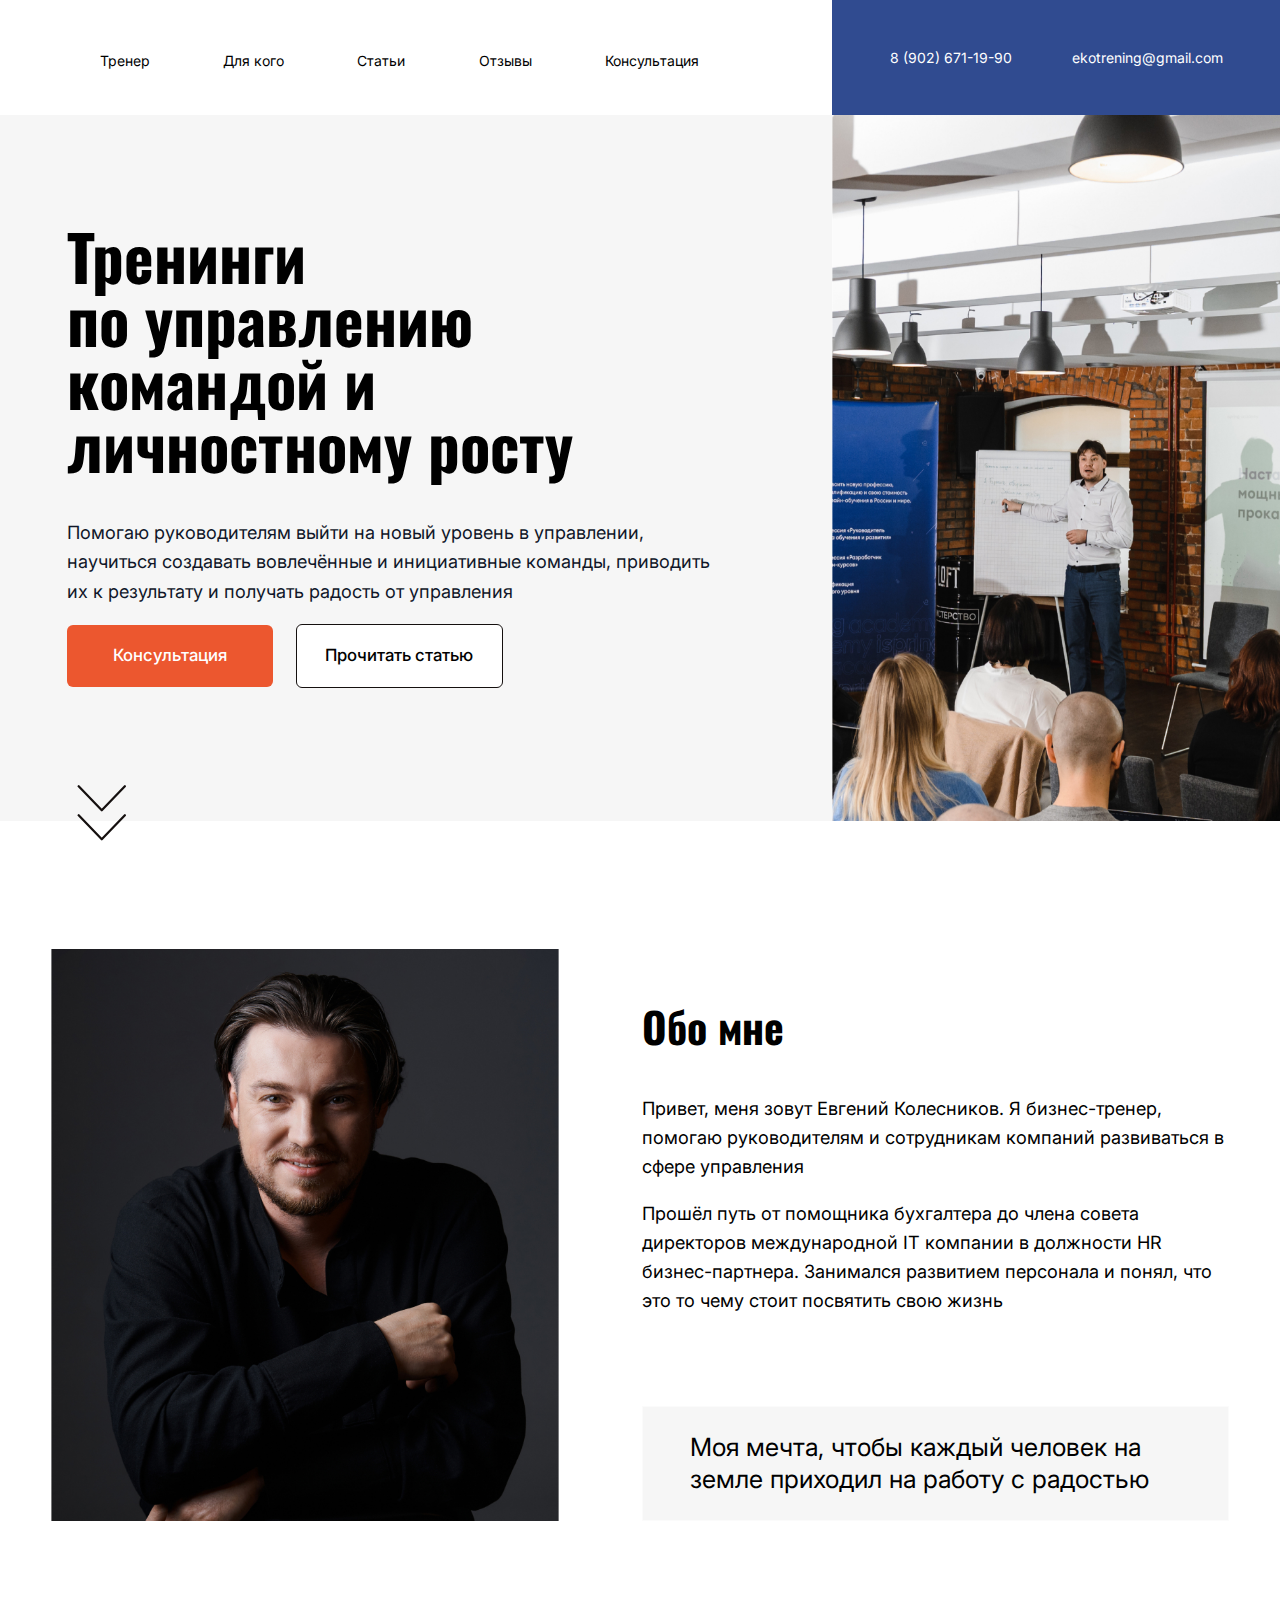
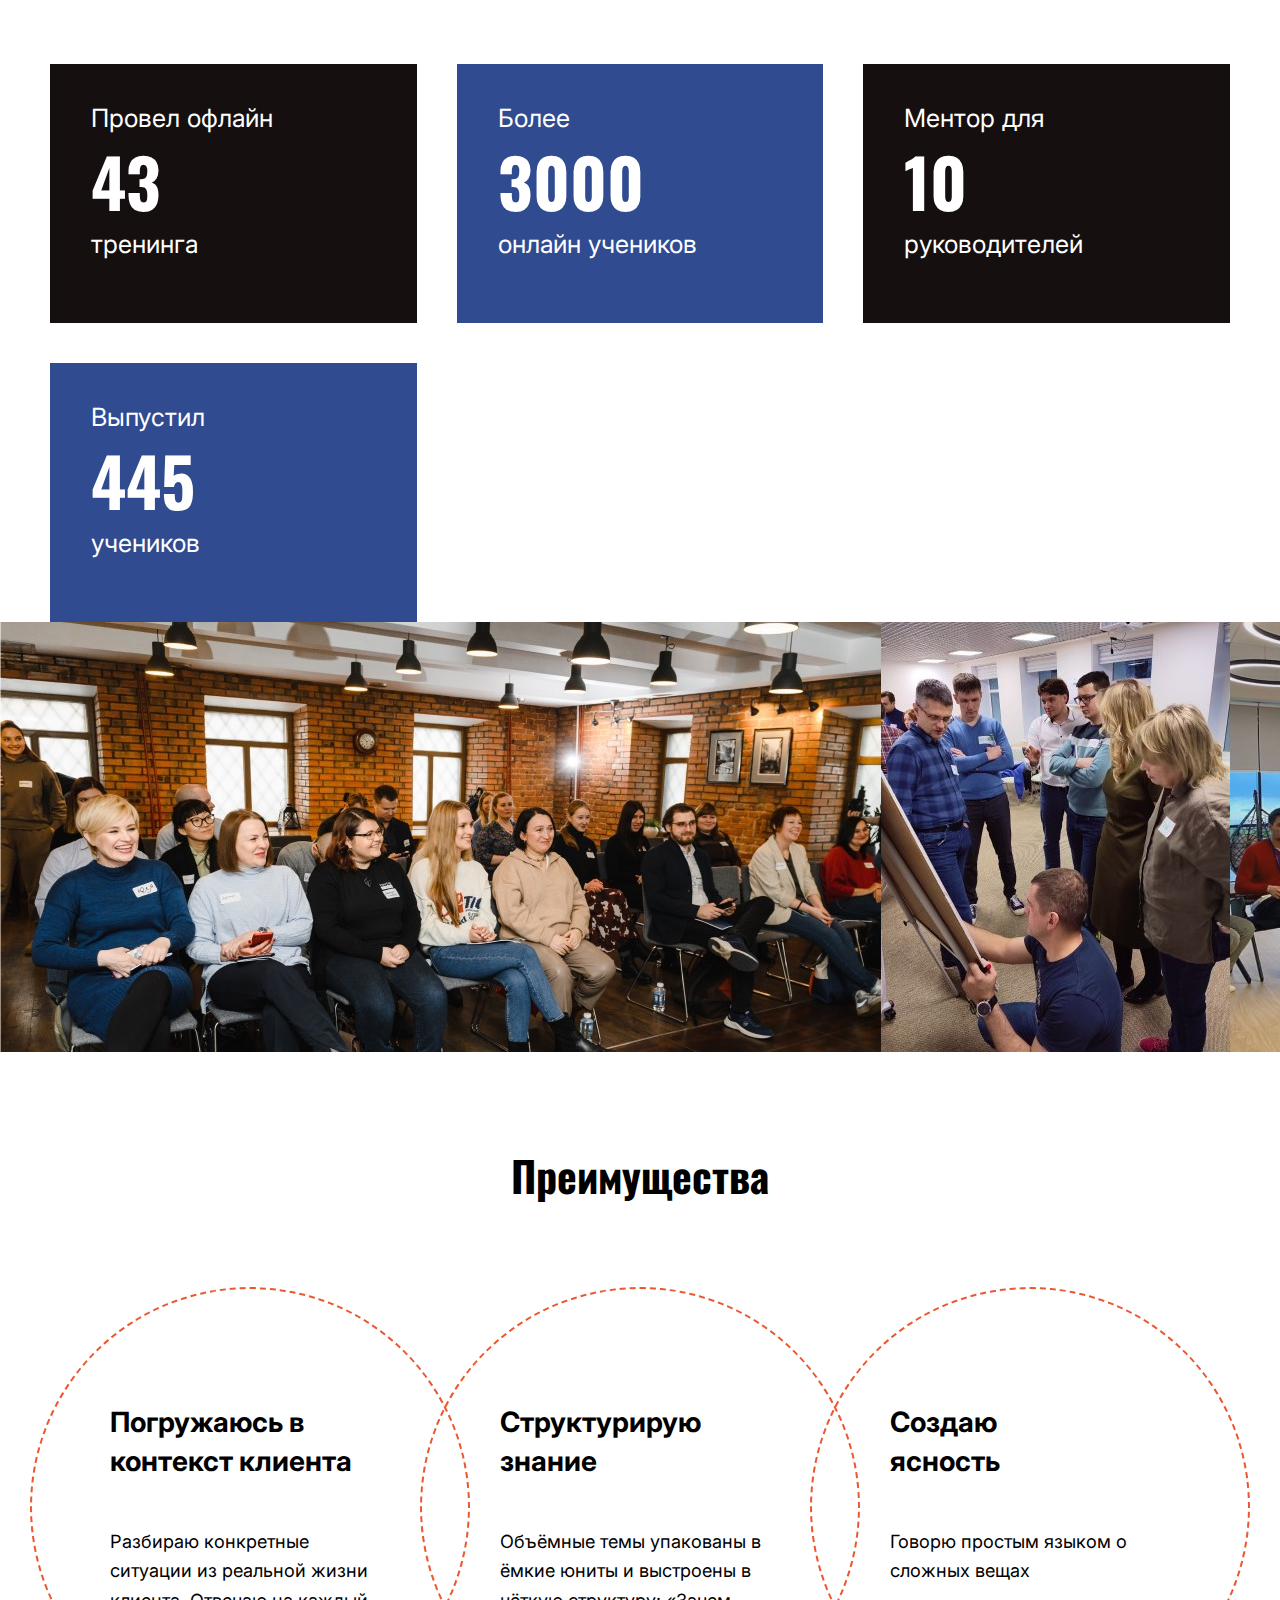
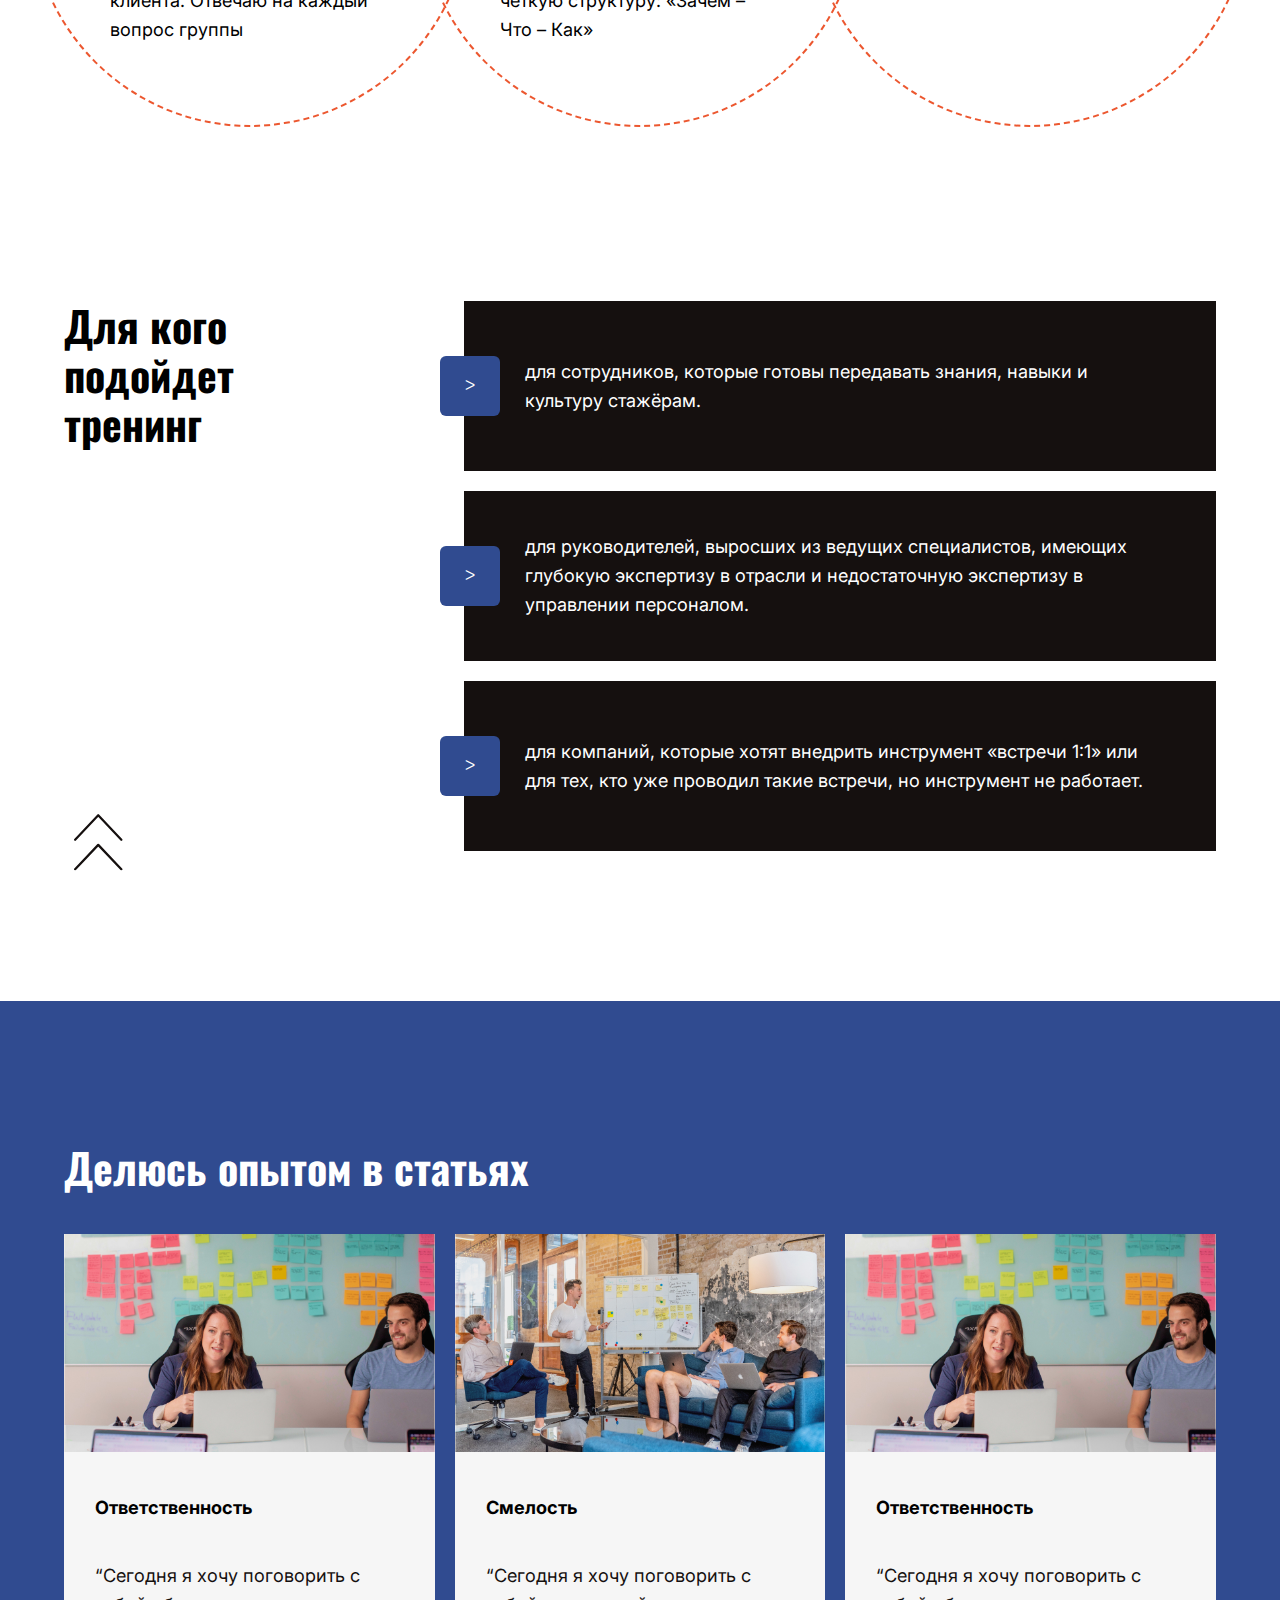
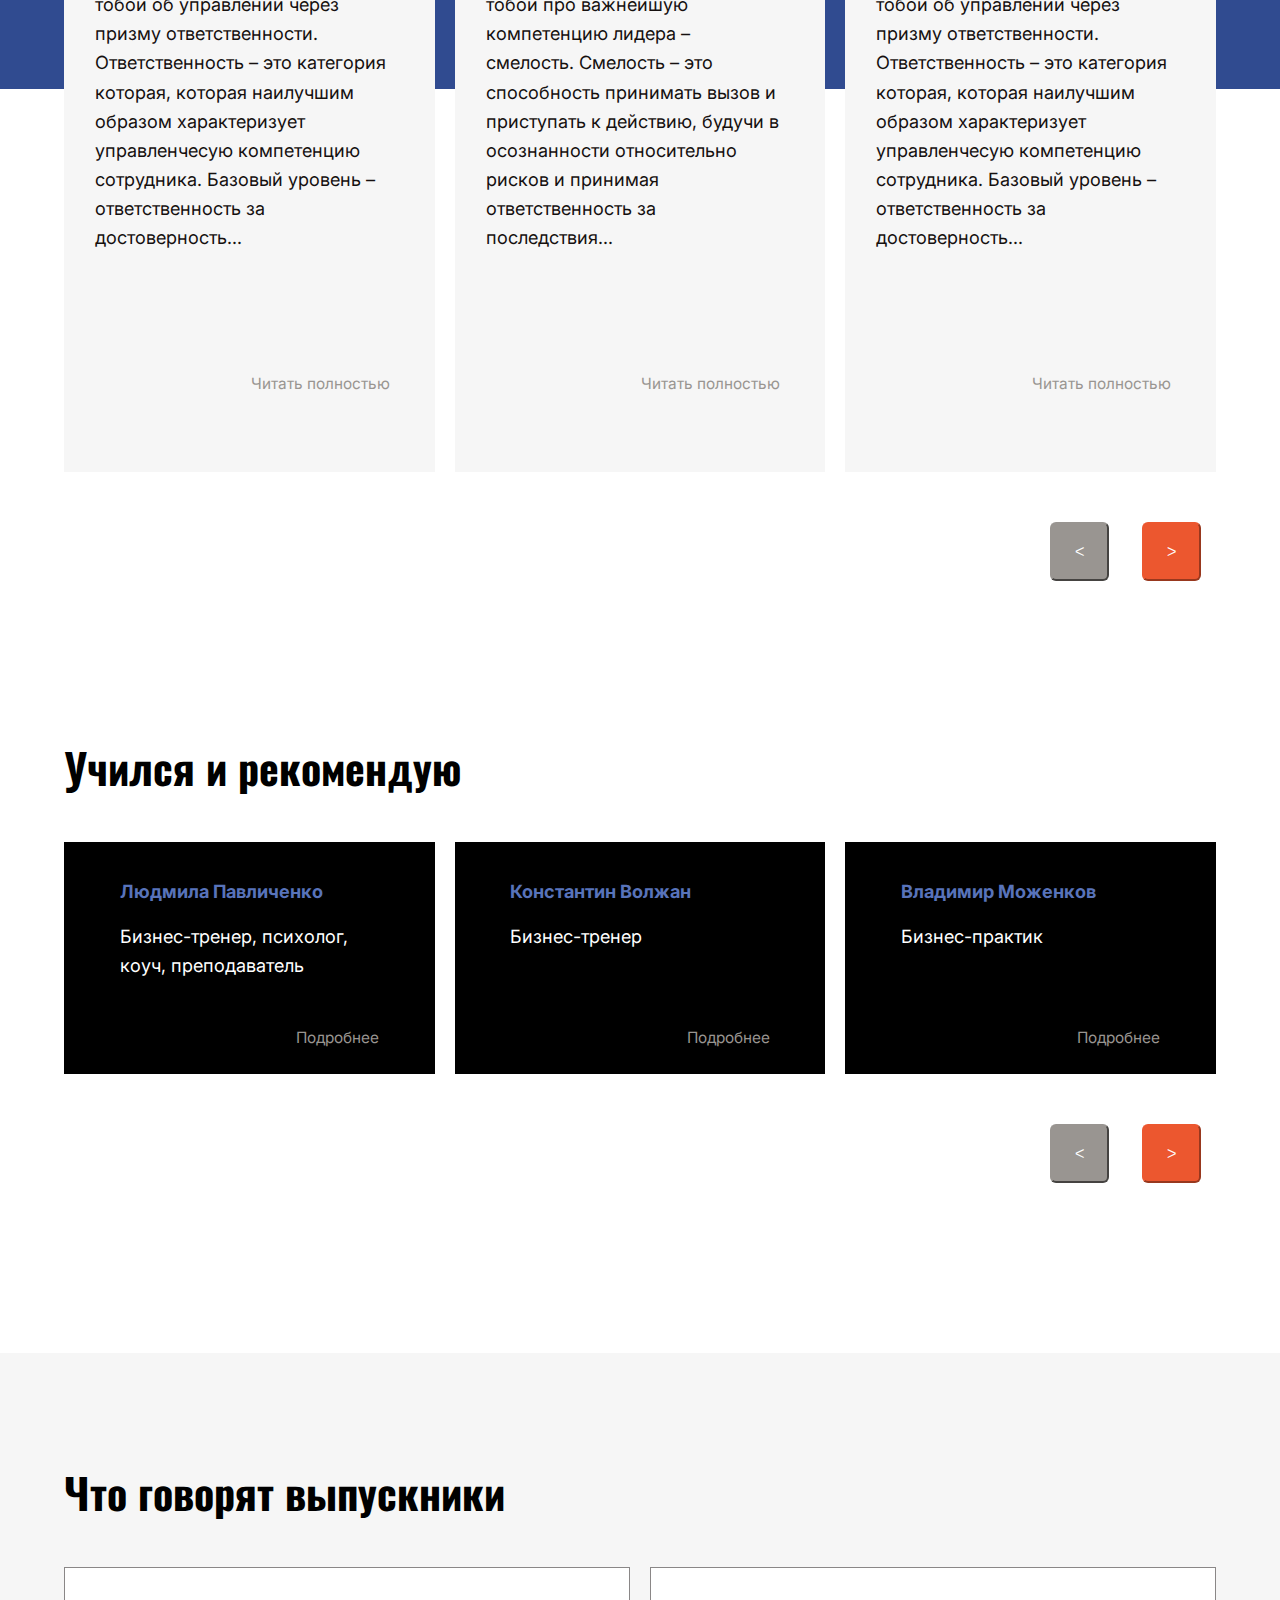
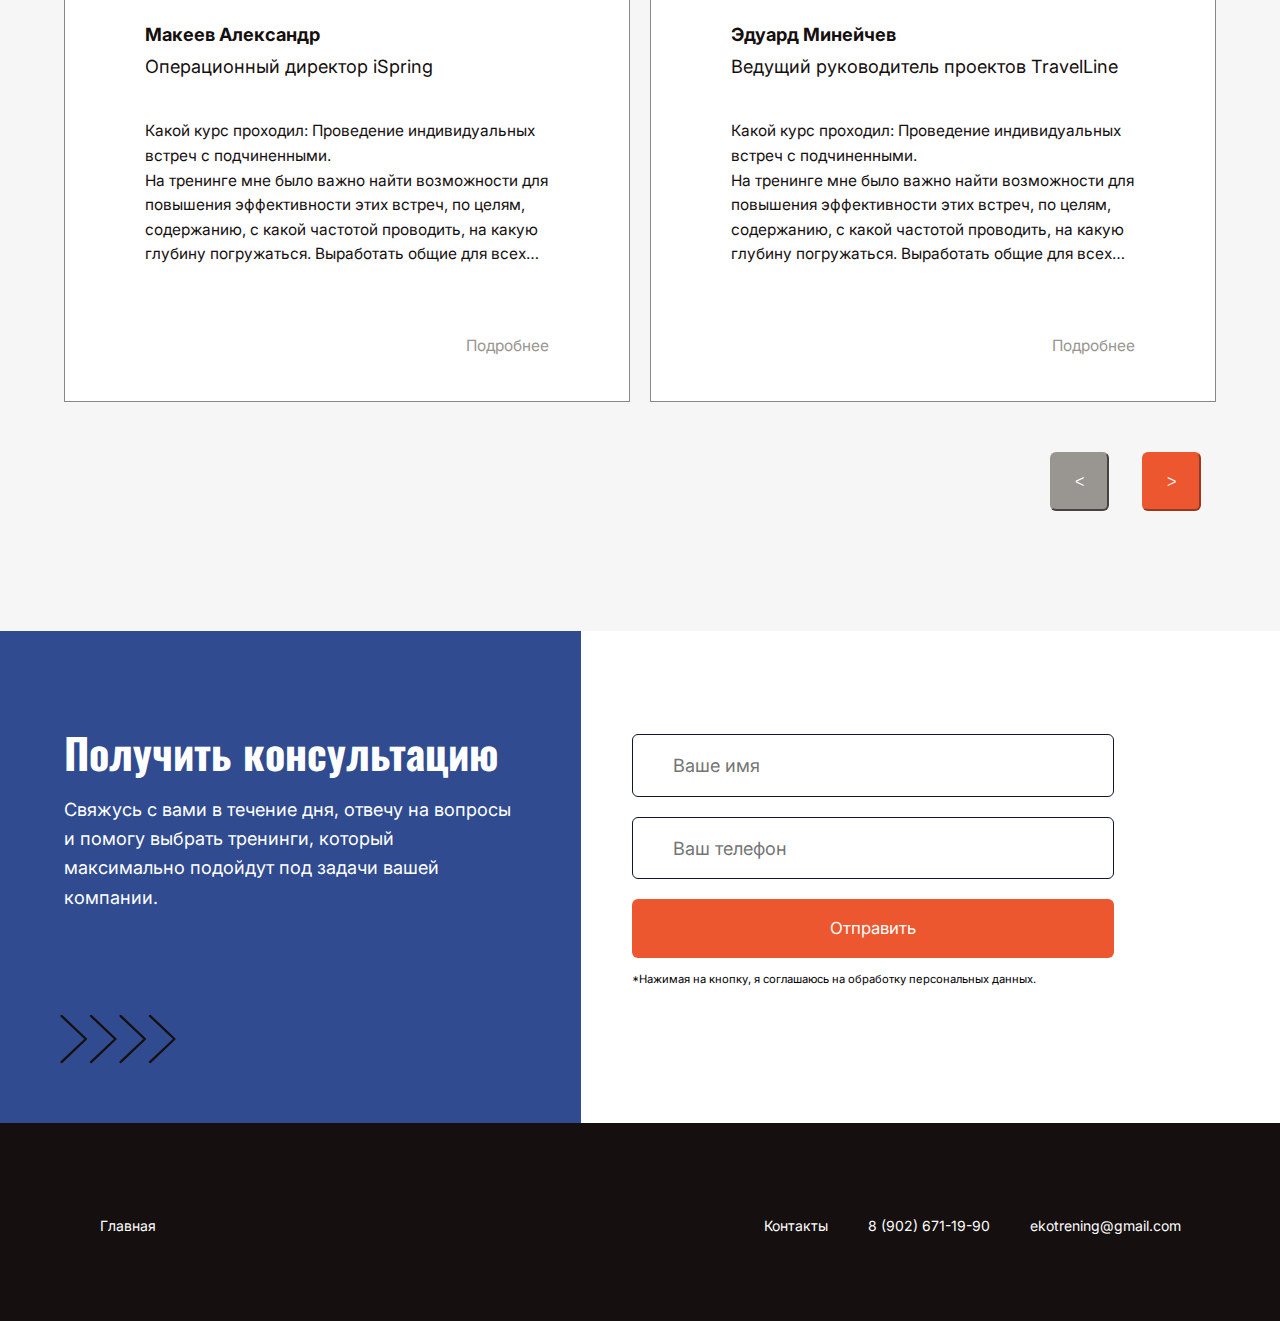
<file: index.html>
<!DOCTYPE html>
<html lang="en">
  <head>
    <meta charset="UTF-8" />
    <meta http-equiv="X-UA-Compatible" content="IE=edge" />
    <meta name="viewport" content="width=device-width, initial-scale=1.0" />
    <link rel="stylesheet" href="style/style3.css" />
    <link rel="preconnect" href="https://fonts.googleapis.com" />
    <link rel="preconnect" href="https://fonts.gstatic.com" crossorigin />
    <link
      href="https://fonts.googleapis.com/css2?family=Fira+Sans:wght@400;500;700;800&family=PT+Sans+Caption:wght@400;700&display=swap"
      rel="stylesheet"
    />
    <link rel="preconnect" href="https://fonts.googleapis.com" />
    <link rel="preconnect" href="https://fonts.gstatic.com" crossorigin />
    <link
      href="https://fonts.googleapis.com/css2?family=Inter:wght@400;700&family=Oswald:wght@700&display=swap"
      rel="stylesheet"
    />
    <link
      rel="stylesheet"
      href="https://cdn.jsdelivr.net/npm/swiper@9/swiper-bundle.min.css"
    />
    <title>Тренинги</title>
  </head>

  <body class="body">
    <div class="header">
      <div class="header__bc"></div>
      <div class="header__top">
        <div class="header__burger-menu-bc">
          <div class="header__burger-menu">
            <span class="header__burger-line"></span>
          </div>
        </div>
        <div class="header__navigation-wrapper">
          <nav class="navigation">
            <a class="navigation__form" href="#">Тренер</a>
            <a class="navigation__form" href="#">Для кого</a>
            <a class="navigation__form" href="#">Статьи</a>
            <a class="navigation__form" href="#">Отзывы</a>
            <a class="navigation__form" href="#">Консультация</a>
          </nav>
          <div class="contact-information">
            <a class="contact-information__number" href="#"
              >8 (902) 671-19-90</a
            >
            <a class="contact-information__mail" href="#"
              >ekotrening@gmail.com</a
            >
          </div>
        </div>
      </div>
      <div class="header__bottom">
        <div class="banner__content">
          <h1 class="banner__title">
            Тренинги <br />
            по управлению командой и личностному росту
          </h1>
          <p class="banner__text">
            Помогаю руководителям выйти на новый уровень в управлении, научиться
            создавать вовлечённые и инициативные команды, приводить их к
            результату и получать радость от управления
          </p>
          <div class="banner__buttons">
            <button class="banner__buttons_accent">Консультация</button>
            <button class="banner__buttons_transparent">
              Прочитать статью
            </button>
          </div>
        </div>

        <div class="banner__container">
          <img class="banner__image" src="./images/Photo_0106.jpg" />
          <img
            class="banner__underBannerImage"
            src="./images/photoUnderBanner.jpg"
            alt=""
          />
        </div>
      </div>
      <div class="decoration-arrow">
        <img src="./images/decoration-arrow.svg" alt="стрелки идущие в низ" />
      </div>
    </div>
    <div class="self-info">
      <div class="self-info__image">
        <img src="./images/Rectangle 69.jpg" />
      </div>
      <h2 class="self-info__text self-info__text_about">Обо мне</h2>
      <div class="self-info__text_work-container">
        <p class="self-info__text_work">
          Привет, меня зовут Евгений Колесников. Я бизнес-тренер, помогаю
          руководителям и сотрудникам компаний развиваться в сфере управления
        </p>
        <p class="self-info__text_work">
          Прошёл путь от помощника бухгалтера до члена совета директоров
          международной IT компании в должности HR бизнес-партнера. Занимался
          развитием персонала и понял, что это то чему стоит посвятить свою
          жизнь
        </p>
      </div>
      <p class="self-info__text self-info__text_dream">
        Моя мечта, чтобы каждый человек на земле приходил на работу с радостью
      </p>
    </div>
    <div class="achivments">
      <div class="achivments__text">
        <p class="achivments__text_color">Провел офлайн</p>
        <p class="achivments__text_count">43</p>
        <p class="achivments__text_color">тренинга</p>
      </div>
      <div class="achivments__text">
        <p class="achivments__text_color">Более</p>
        <p class="achivments__text_count">3000</p>
        <p class="achivments__text_color">онлайн учеников</p>
      </div>
      <div class="achivments__text">
        <p class="achivments__text_color">Ментор для</p>
        <p class="achivments__text_count">10</p>
        <p class="achivments__text_color">руководителей</p>
      </div>
      <div class="achivments__text">
        <p class="achivments__text_color">Выпустил</p>
        <p class="achivments__text_count">445</p>
        <p class="achivments__text_color">учеников</p>
      </div>
    </div>
    <div class="images">
      <img src="./images/Photo_0106-2.jpg" alt="Audience" />
      <img src="./images/Photo_0106-3.jpg" alt="Exersises" />
      <img src="./images/Photo_0106-4.jpg" alt="Breefing" />
    </div>
    <div class="advantages">
      <h2 class="advantages__header">Преимущества</h2>
      <div class="advantages__content">
        <div class="advantages__text">
          <h3 class="advantages__text_header">Погружаюсь в контекст клиента</h3>
          <p class="advantages__text_discription">
            Разбираю конкретные ситуации из реальной жизни клиента. Отвечаю на
            каждый вопрос группы
          </p>
        </div>
        <div class="advantages__text">
          <h3 class="advantages__text_header">Структурирую знание</h3>
          <p class="advantages__text_discription">
            Объёмные темы упакованы в ёмкие юниты и выстроены в чёткую
            структуру: «Зачем – Что – Как»
          </p>
        </div>
        <div class="advantages__text">
          <h3 class="advantages__text_header">Создаю ясность</h3>
          <p class="advantages__text_discription">
            Говорю простым языком о сложных вещах
          </p>
        </div>
      </div>
    </div>
    <div class="audience">
      <div class="audience__header">
        Для кого подойдет тренинг
        <img
          class="decoration-arrow"
          src="./images/decoration-arrow.svg"
          alt="стрелки идущие вверх"
        />
      </div>
      <div class="audience__content">
        <div class="audience__for">
          <p class="audience__for_decoration">&#5171;</p>
          <p class="audience__for_text">
            для сотрудников, которые готовы передавать знания, навыки и культуру
            стажёрам.
          </p>
        </div>
        <div class="audience__for">
          <p class="audience__for_decoration">&#5171;</p>
          <p class="audience__for_text">
            для руководителей, выросших из ведущих специалистов, имеющих
            глубокую экспертизу в отрасли и недостаточную экспертизу в
            управлении персоналом.
          </p>
        </div>
        <div class="audience__for">
          <p class="audience__for_decoration">&#5171;</p>
          <p class="audience__for_text">
            для компаний, которые хотят внедрить инструмент «встречи 1:1» или
            для тех, кто уже проводил такие встречи, но инструмент не работает.
          </p>
        </div>
      </div>
    </div>
    <div class="container">
      <div class="slider-experience_bc"></div>
      <div class="slider-experience">
        <h2 class="slider-experience__title">Делюсь опытом в статьях</h2>
        <div class="swiper">
          <div class="swiper-wrapper">
            <div class="swiper-slide">
              <div class="slider-experience__slide">
                <img
                  class="slider-experience__image"
                  src="./images/Rectangle 57.jpg"
                />
                <h4 class="slider-experience__header">Ответственность</h4>
                <p class="slider-experience__text">
                  “Сегодня я хочу поговорить с тобой об управлении через призму
                  ответственности. Ответственность – это категория которая,
                  которая наилучшим образом характеризует управленчесую
                  компетенцию сотрудника. Базовый уровень – ответственность за
                  достоверность...
                </p>
                <p class="slider-experience__text_fullInformation">
                  <a href="index1.html">Читать полностью</a>
                </p>
              </div>
            </div>
            <div class="swiper-slide">
              <div class="slider-experience__slide">
                <img
                  class="slider-experience__image"
                  src="./images/Rectangle 67.jpg"
                />
                <h4 class="slider-experience__header">Смелость</h4>
                <p class="slider-experience__text">
                  “Сегодня я хочу поговорить с тобой про важнейшую компетенцию
                  лидера – смелость. Смелость – это способность принимать вызов
                  и приступать к действию, будучи в осознанности относительно
                  рисков и принимая ответственность за последствия...
                </p>
                <p class="slider-experience__text_fullInformation">
                  <a href="index1.html">Читать полностью</a>
                </p>
              </div>
            </div>
            <div class="swiper-slide">
              <div class="slider-experience__slide">
                <img
                  class="slider-experience__image"
                  src="./images/Rectangle 57.jpg"
                />
                <h4 class="slider-experience__header">Ответственность</h4>
                <p class="slider-experience__text">
                  “Сегодня я хочу поговорить с тобой об управлении через призму
                  ответственности. Ответственность – это категория которая,
                  которая наилучшим образом характеризует управленчесую
                  компетенцию сотрудника. Базовый уровень – ответственность за
                  достоверность...
                </p>
                <p class="slider-experience__text_fullInformation">
                  <a href="index1.html">Читать полностью</a>
                </p>
              </div>
            </div>
            <div class="swiper-slide">
              <div class="slider-experience__slide">
                <img
                  class="slider-experience__image"
                  src="./images/Rectangle 67.jpg"
                />
                <h4 class="slider-experience__header">Смелость</h4>
                <p class="slider-experience__text">
                  “Сегодня я хочу поговорить с тобой про важнейшую компетенцию
                  лидера – смелость. Смелость – это способность принимать вызов
                  и приступать к действию, будучи в осознанности относительно
                  рисков и принимая ответственность за последствия...
                </p>
                <p class="slider-experience__text_fullInformation">
                  <a href="index1.html">Читать полностью</a>
                </p>
              </div>
            </div>
            <div class="swiper-slide">
              <div class="slider-experience__slide">
                <img
                  class="slider-experience__image"
                  src="./images/Rectangle 57.jpg"
                />
                <h4 class="slider-experience__header">Ответственность</h4>
                <p class="slider-experience__text">
                  “Сегодня я хочу поговорить с тобой об управлении через призму
                  ответственности. Ответственность – это категория которая,
                  которая наилучшим образом характеризует управленчесую
                  компетенцию сотрудника. Базовый уровень – ответственность за
                  достоверность...
                </p>
                <p class="slider-experience__text_fullInformation">
                  <a href="index1.html">Читать полностью</a>
                </p>
              </div>
            </div>
            <div class="swiper-slide">
              <div class="slider-experience__slide">
                <img
                  class="slider-experience__image"
                  src="./images/Rectangle 57.jpg"
                />
                <h4 class="slider-experience__header">Ответственность</h4>
                <p class="slider-experience__text">
                  “Сегодня я хочу поговорить с тобой об управлении через призму
                  ответственности. Ответственность – это категория которая,
                  которая наилучшим образом характеризует управленчесую
                  компетенцию сотрудника. Базовый уровень – ответственность за
                  достоверность...
                </p>
                <p class="slider-experience__text_fullInformation">
                  <a href="index1.html">Читать полностью</a>
                </p>
              </div>
            </div>
          </div>
        </div>
        <div class="buttons">
          <button class="button button_type_prev">&#5176;</button>
          <button class="button button_type_next">&#5171;</button>
        </div>
      </div>
    </div>

    <div class="container">
      <div class="slider-experience-recomendation">
        <h2 class="slider-experience-recomendation__title">
          Учился и рекомендую
        </h2>
        <div class="swiper">
          <div class="swiper-wrapper">
            <div class="swiper-slide">
              <div class="slider-experience-recomendation__slide">
                <h4 class="slider-experience-recomendation__header">
                  Людмила Павличенко
                </h4>
                <p class="slider-experience-recomendation__text">
                  Бизнес-тренер, психолог, коуч, преподаватель
                </p>
                <p
                  class="slider-experience-recomendation__text_fullInformation"
                >
                  <a href="index1.html">Подробнее</a>
                </p>
              </div>
            </div>
            <div class="swiper-slide">
              <div class="slider-experience-recomendation__slide">
                <h4 class="slider-experience-recomendation__header">
                  Константин Волжан
                </h4>
                <p class="slider-experience-recomendation__text">
                  Бизнес-тренер
                </p>
                <p
                  class="slider-experience-recomendation__text_fullInformation"
                >
                  <a href="index1.html">Подробнее</a>
                </p>
              </div>
            </div>
            <div class="swiper-slide">
              <div class="slider-experience-recomendation__slide">
                <h4 class="slider-experience-recomendation__header">
                  Владимир Моженков
                </h4>
                <p class="slider-experience-recomendation__text">
                  Бизнес-практик
                </p>
                <p
                  class="slider-experience-recomendation__text_fullInformation"
                >
                  <a href="index1.html">Подробнее</a>
                </p>
              </div>
            </div>
            <div class="swiper-slide">
              <div class="slider-experience-recomendation__slide">
                <h4 class="slider-experience-recomendation__header">
                  Максим Батырев
                </h4>
                <p class="slider-experience-recomendation__text">
                  Бизнес-спикер
                </p>
                <p
                  class="slider-experience-recomendation__text_fullInformation"
                >
                  <a href="index1.html">Подробнее</a>
                </p>
              </div>
            </div>
            <div class="swiper-slide">
              <div class="slider-experience-recomendation__slide">
                <h4 class="slider-experience-recomendation__header">
                  Владимир Тарасов
                </h4>
                <p class="slider-experience-recomendation__text">
                  Социальный технолог, бизнес-тренер
                </p>
                <p
                  class="slider-experience-recomendation__text_fullInformation"
                >
                  <a href="index1.html">Подробнее</a>
                </p>
              </div>
            </div>
            <div class="swiper-slide">
              <div class="slider-experience-recomendation__slide">
                <h4 class="slider-experience-recomendation__header">
                  Екатерина Сакальская
                </h4>
                <p class="slider-experience-recomendation__text">
                  Психотерапевт, тренер
                </p>
                <p
                  class="slider-experience-recomendation__text_fullInformation"
                >
                  <a href="index1.html">Подробнее</a>
                </p>
              </div>
            </div>
            <div class="swiper-slide">
              <div class="slider-experience-recomendation__slide">
                <h4 class="slider-experience-recomendation__header">
                  Шалва Амонашвили
                </h4>
                <p class="slider-experience-recomendation__text">
                  Педагог-психолог
                </p>
                <p
                  class="slider-experience-recomendation__text_fullInformation"
                >
                  <a href="index1.html">Подробнее</a>
                </p>
              </div>
            </div>
            <div class="swiper-slide">
              <div class="slider-experience-recomendation__slide">
                <h4 class="slider-experience-recomendation__header">
                  Татьяна Мазина
                </h4>
                <p class="slider-experience-recomendation__text">
                  Бизнес-тренер
                </p>
                <p
                  class="slider-experience-recomendation__text_fullInformation"
                >
                  <a href="index1.html">Подробнее</a>
                </p>
              </div>
            </div>
            <div class="swiper-slide">
              <div class="slider-experience-recomendation__slide">
                <h4 class="slider-experience-recomendation__header">
                  Владимир Туров
                </h4>
                <p class="slider-experience-recomendation__text">
                  Бизнес-тренер
                </p>
                <p
                  class="slider-experience-recomendation__text_fullInformation"
                >
                  <a href="index1.html">Подробнее</a>
                </p>
              </div>
            </div>
          </div>
        </div>
        <div class="buttons">
          <button class="button button_type_prev">&#5176;</button>
          <button class="button button_type_next">&#5171;</button>
        </div>
      </div>
    </div>

    <div class="container">
      <div class="slider-alumni-comments-bc"></div>
      <div class="slider-alumni-comments">
        <div class="slider-alumni-comments-popup popup">
          <button class="popup__button">
            <img src="./images/union.svg" alt="" />
          </button>
          <div class="popup__text-container"></div>
        </div>
        <h2 class="slider-alumni-comments__title">Что говорят выпускники</h2>
        <div class="swiper">
          <div class="swiper-wrapper">
            <div class="swiper-slide">
              <div class="slider-alumni-comments__slide">
                <div class="slider-alumni-comments__text-wrapper">
                  <h4 class="slider-alumni-comments__text-title">
                    Макеев Александр
                  </h4>
                  <p class="slider-alumni-comments__text-subtitle">
                    Операционный директор iSpring
                  </p>
                  <div class="slider-alumni-comments__main-text">
                    <p class="slider-alumni-comments__text">
                      Какой курс проходил: Проведение индивидуальных встреч с
                      подчиненными.
                    </p>
                    <p class="slider-alumni-comments__text">
                      На тренинге мне было важно найти возможности для повышения
                      эффективности этих встреч, по целям, содержанию, с какой
                      частотой проводить, на какую глубину погружаться.
                      Выработать общие для всех критерии измеримости. И самое
                      главное, чтобы сотрудники после встречи,  воодушевленные
                      и  настроенные на результат, шли в свои команды, и также
                      вдохновляли и заряжали своих ребят на достижение целей.
                    </p>
                    <p class="slider-alumni-comments__text">
                      Очень понравилась подача, большое количество практических
                      отработок, игр. Возможность посмотреть на процесс с разных
                      сторон, прочувствовать процесс в каждой из ролей. 
                    </p>
                    <p class="slider-alumni-comments__text">
                      Сразу понятно, что Евгений имеет большой управленческий
                      опыт на топовых позициях. Он не рассказывал теорию, а
                      делился своим пониманием таких важнейших понятий как,
                      например,  ответственность, вовлеченность и мотивация. Мы
                      вместе разбирали, формулировали и выстраивали их в
                      систему. В результате в голове  сложилась  четкая и ясная
                      общая картина.  Мне очень важно было разработать свой
                      алгоритм проведения встреч, и мне это далось!
                    </p>
                    <p class="slider-alumni-comments__text">
                      Самое главное, у меня и моих подчиненных, сформировалось
                      единое понимание целей встреч, результатов, критериев
                      измеримости. У нас повысилась скорость командной работы,
                      мы стали говорить и думать с точки зрения результата, а не
                      только процесса. Стали просить друг у друга обратную
                      связь. Перестали использовать похвалу без
                      содержательности, типа “Ты молодец”. Теперь когда хвалим,
                      отмечаем конкретный результат сотрудника. 
                    </p>
                    <p class="slider-alumni-comments__text">
                      Огромное спасибо! Рекомендую своим подчиненным обучение у
                      Евгения. 
                    </p>
                  </div>
                </div>
                <p class="slider-alumni-comments__text_fullInformation">
                  <span>Подробнее</span>
                </p>
              </div>
            </div>
            <div class="swiper-slide">
              <div class="slider-alumni-comments__slide">
                <div class="slider-alumni-comments__text-wrapper">
                  <h4 class="slider-alumni-comments__text-title">
                    Эдуард Минейчев
                  </h4>
                  <p class="slider-alumni-comments__text-subtitle">
                    Ведущий руководитель проектов TravelLine
                  </p>
                  <div class="slider-alumni-comments__main-text">
                    <p class="slider-alumni-comments__text">
                      Какой курс проходил: Проведение индивидуальных встреч с
                      подчиненными.
                    </p>
                    <p class="slider-alumni-comments__text">
                      На тренинге мне было важно найти возможности для повышения
                      эффективности этих встреч, по целям, содержанию, с какой
                      частотой проводить, на какую глубину погружаться.
                      Выработать общие для всех критерии измеримости. И самое
                      главное, чтобы сотрудники после встречи,  воодушевленные
                      и  настроенные на результат, шли в свои команды, и также
                      вдохновляли и заряжали своих ребят на достижение целей.
                    </p>
                    <p class="slider-alumni-comments__text">
                      Очень понравилась подача, большое количество практических
                      отработок, игр. Возможность посмотреть на процесс с разных
                      сторон, прочувствовать процесс в каждой из ролей. 
                    </p>
                    <p class="slider-alumni-comments__text">
                      Сразу понятно, что Евгений имеет большой управленческий
                      опыт на топовых позициях. Он не рассказывал теорию, а
                      делился своим пониманием таких важнейших понятий как,
                      например,  ответственность, вовлеченность и мотивация. Мы
                      вместе разбирали, формулировали и выстраивали их в
                      систему. В результате в голове  сложилась  четкая и ясная
                      общая картина.  Мне очень важно было разработать свой
                      алгоритм проведения встреч, и мне это далось!
                    </p>
                    <p class="slider-alumni-comments__text">
                      Самое главное, у меня и моих подчиненных, сформировалось
                      единое понимание целей встреч, результатов, критериев
                      измеримости. У нас повысилась скорость командной работы,
                      мы стали говорить и думать с точки зрения результата, а не
                      только процесса. Стали просить друг у друга обратную
                      связь. Перестали использовать похвалу без
                      содержательности, типа “Ты молодец”. Теперь когда хвалим,
                      отмечаем конкретный результат сотрудника. 
                    </p>
                    <p class="slider-alumni-comments__text">
                      Огромное спасибо! Рекомендую своим подчиненным обучение у
                      Евгения. 
                    </p>
                  </div>
                </div>
                <p class="slider-alumni-comments__text_fullInformation">
                  <span>Подробнее</span>
                </p>
              </div>
            </div>
            <div class="swiper-slide">
              <div class="slider-alumni-comments__slide">
                <div class="slider-alumni-comments__text-wrapper">
                  <h4 class="slider-alumni-comments__text-title">
                    Илья Шихалеев
                  </h4>
                  <p class="slider-alumni-comments__text-subtitle">
                    Руководитель
                  </p>
                  <div class="slider-alumni-comments__main-text">
                    <p class="slider-alumni-comments__text">
                      Какой курс проходил: Проведение индивидуальных встреч с
                      подчиненными.
                    </p>
                    <p class="slider-alumni-comments__text">
                      На тренинге мне было важно найти возможности для повышения
                      эффективности этих встреч, по целям, содержанию, с какой
                      частотой проводить, на какую глубину погружаться.
                      Выработать общие для всех критерии измеримости. И самое
                      главное, чтобы сотрудники после встречи,  воодушевленные
                      и  настроенные на результат, шли в свои команды, и также
                      вдохновляли и заряжали своих ребят на достижение целей.
                    </p>
                    <p class="slider-alumni-comments__text">
                      Очень понравилась подача, большое количество практических
                      отработок, игр. Возможность посмотреть на процесс с разных
                      сторон, прочувствовать процесс в каждой из ролей. 
                    </p>
                    <p class="slider-alumni-comments__text">
                      Сразу понятно, что Евгений имеет большой управленческий
                      опыт на топовых позициях. Он не рассказывал теорию, а
                      делился своим пониманием таких важнейших понятий как,
                      например,  ответственность, вовлеченность и мотивация. Мы
                      вместе разбирали, формулировали и выстраивали их в
                      систему. В результате в голове  сложилась  четкая и ясная
                      общая картина.  Мне очень важно было разработать свой
                      алгоритм проведения встреч, и мне это далось!
                    </p>
                    <p class="slider-alumni-comments__text">
                      Самое главное, у меня и моих подчиненных, сформировалось
                      единое понимание целей встреч, результатов, критериев
                      измеримости. У нас повысилась скорость командной работы,
                      мы стали говорить и думать с точки зрения результата, а не
                      только процесса. Стали просить друг у друга обратную
                      связь. Перестали использовать похвалу без
                      содержательности, типа “Ты молодец”. Теперь когда хвалим,
                      отмечаем конкретный результат сотрудника. 
                    </p>
                    <p class="slider-alumni-comments__text">
                      Огромное спасибо! Рекомендую своим подчиненным обучение у
                      Евгения. 
                    </p>
                  </div>
                </div>
                <p class="slider-alumni-comments__text_fullInformation">
                  <span>Подробнее</span>
                </p>
              </div>
            </div>
          </div>
        </div>
        <div class="buttons">
          <button class="button button_type_prev">&#5176;</button>
          <button class="button button_type_next">&#5171;</button>
        </div>
      </div>
    </div>

    <div class="consultation">
      <div class="consultation__information">
        <h2 class="consultation__information_header">Получить консультацию</h2>
        <p class="consultation__information_text">
          Свяжусь с вами в течение дня, отвечу на вопросы и помогу выбрать
          тренинги, который максимально подойдут под задачи вашей компании.
        </p>
        <div class="consultation__information-image-container">
          <img
            src="./images/decoration-arrow.svg"
            alt=""
            class="consultation__information_image"
          />
          <img
            src="./images/decoration-arrow.svg"
            alt=""
            class="consultation__information_image"
          />
        </div>
      </div>
      <form class="consultation__form">
        <input
          class="consultation__form_content"
          type="text"
          name="name"
          placeholder="Ваше имя"
          required
        />
        <input
          class="consultation__form_content"
          type="tel"
          placeholder="Ваш телефон"
          required
        />
        <a class="consultation__form_button" href="#">Отправить</a>
        <p class="consultation__form_agreement">
          *Нажимая на кнопку, я соглашаюсь на обработку персональных данных.
        </p>
      </form>
    </div>
    <footer class="footer">
      <a class="footer__link" href="#">Главная</a>
      <div class="footer__contact-info">
        <a class="footer__link footer__contact-link" href="#">Контакты</a>
        <a class="footer__link" href="#">8 (902) 671-19-90</a>
        <a class="footer__link" href="#">ekotrening@gmail.com</a>
      </div>
    </footer>
    <script src="https://cdn.jsdelivr.net/npm/swiper@9/swiper-bundle.min.js"></script>
    <script src="js/index.js"></script>
  </body>
</html>
</file>
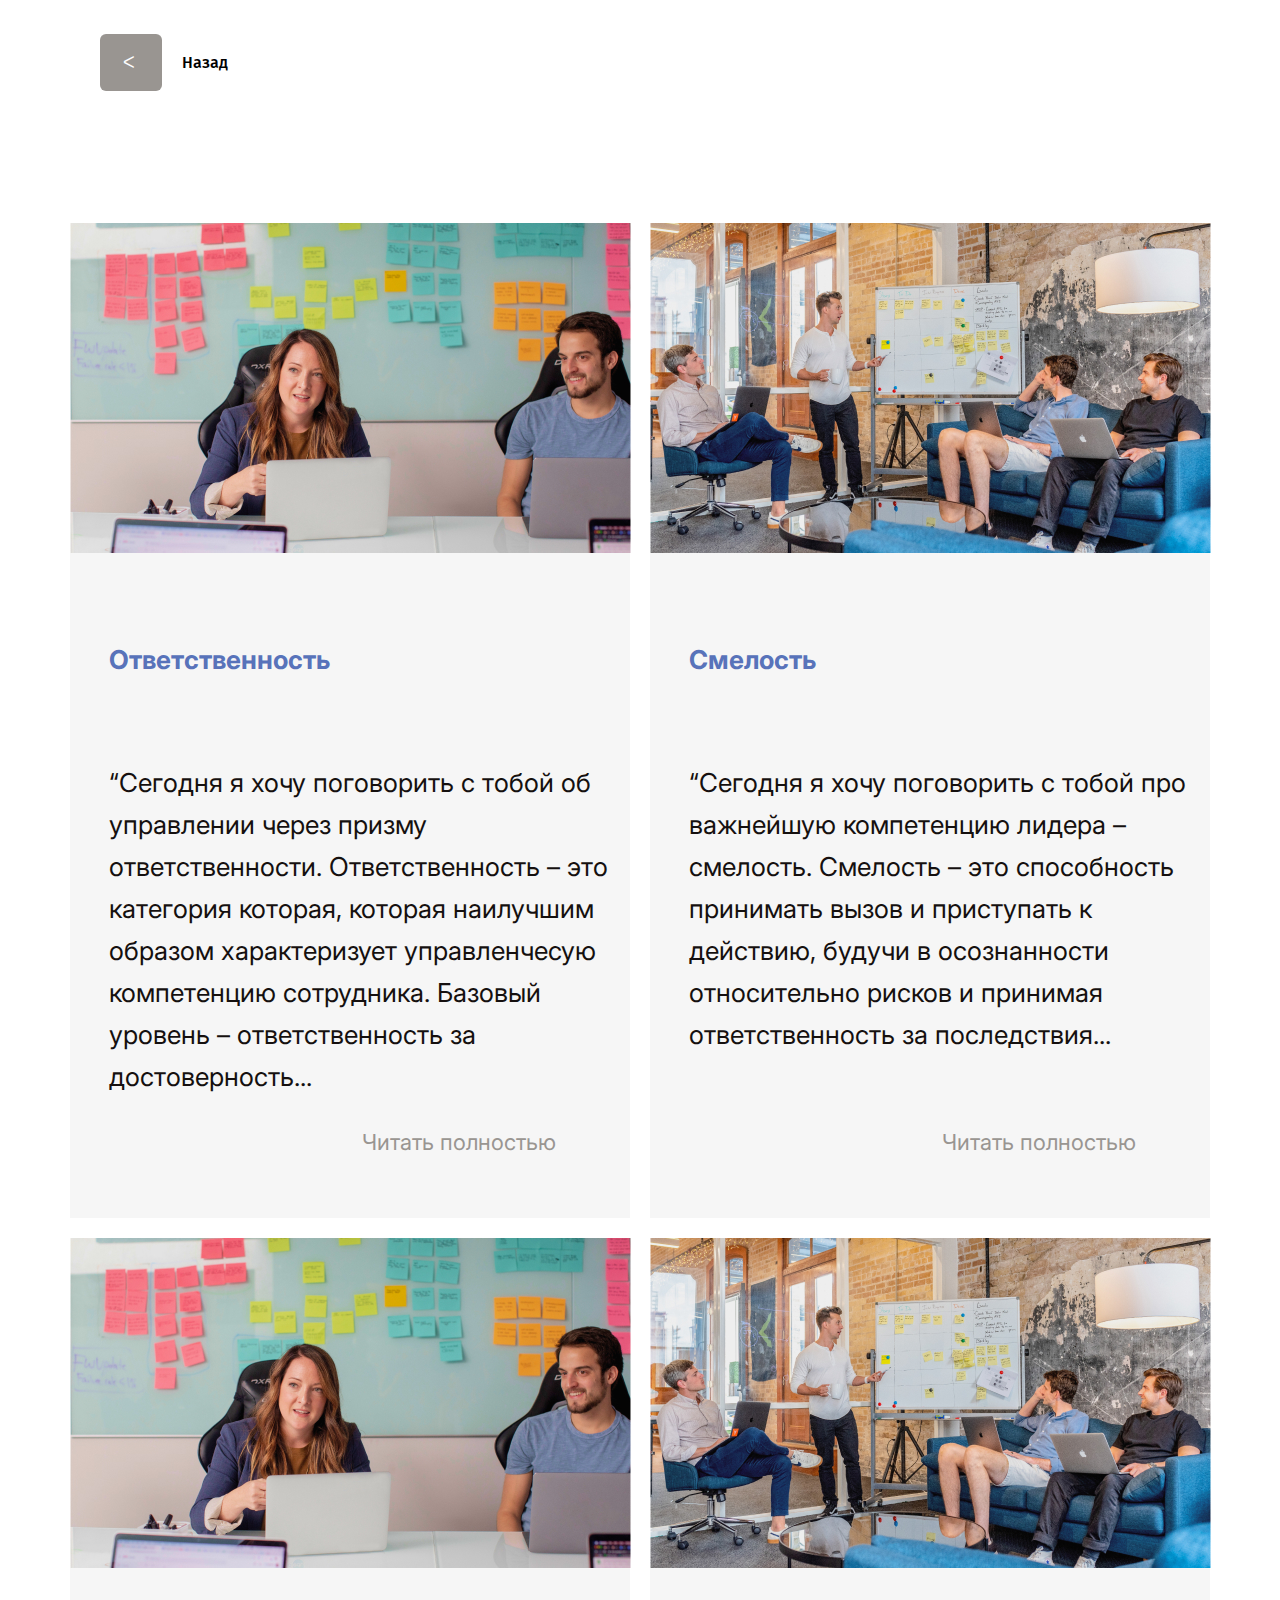
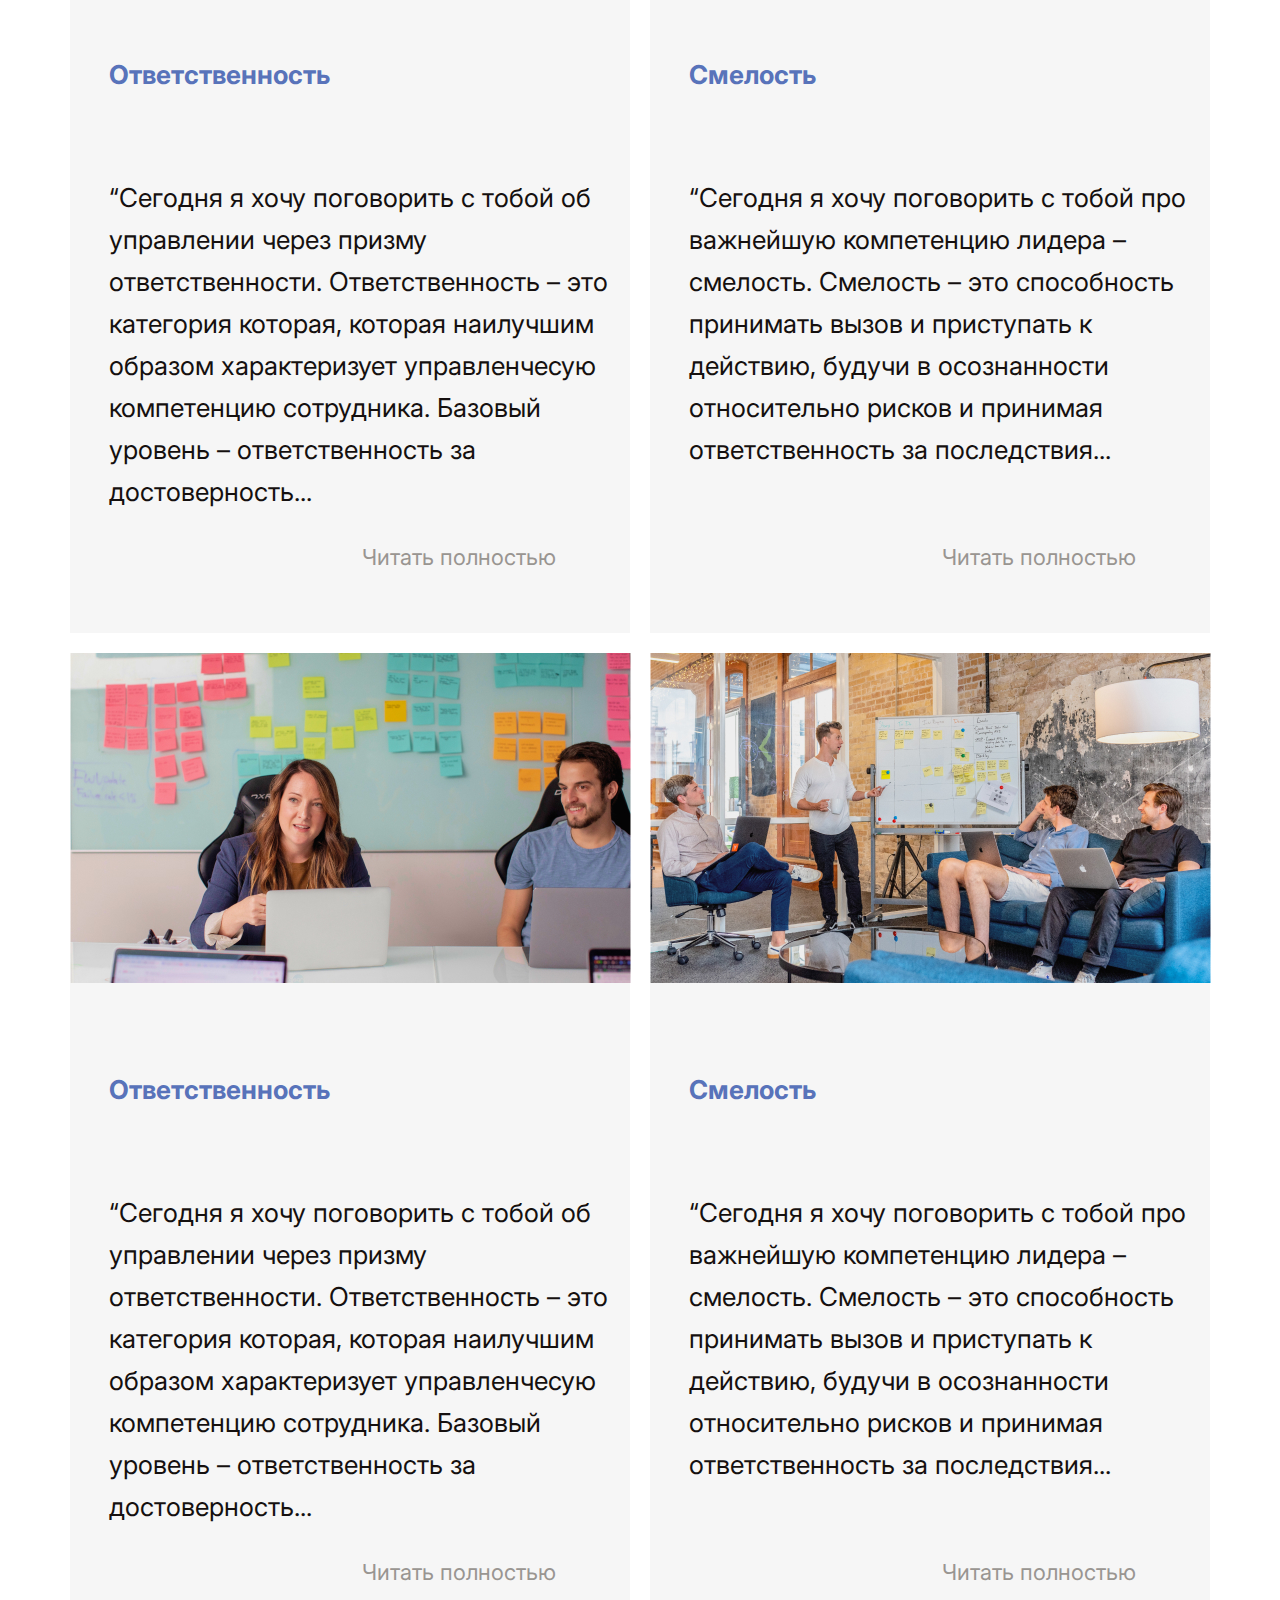
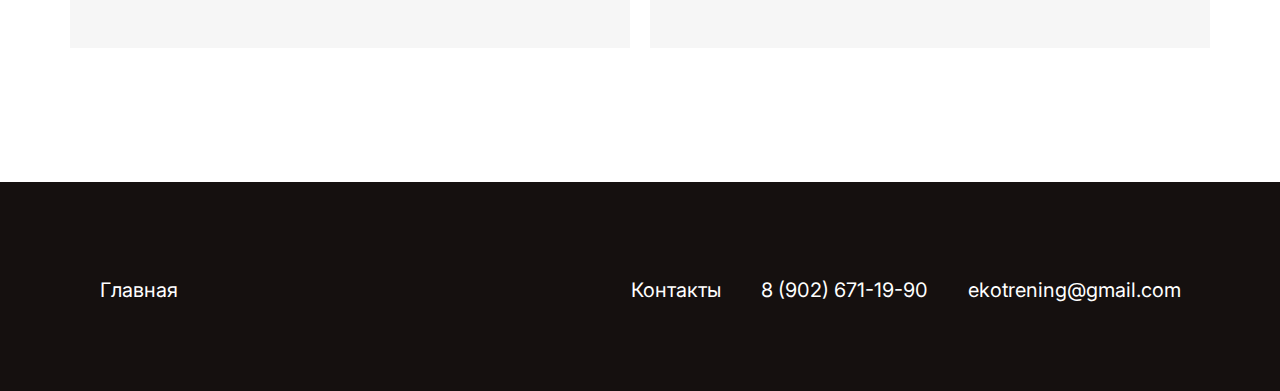
<file: index1.html>
<!DOCTYPE html>
<html lang="en">

<head>
    <meta charset="UTF-8">
    <meta http-equiv="X-UA-Compatible" content="IE=edge">
    <meta name="viewport" content="width=device-width, initial-scale=1.0">
    <link rel="stylesheet" href="style/style1.css">
    <link rel="preconnect" href="https://fonts.googleapis.com">
    <link rel="preconnect" href="https://fonts.gstatic.com" crossorigin>
    <link
        href="https://fonts.googleapis.com/css2?family=Fira+Sans:wght@400;500;700;800&family=PT+Sans+Caption:wght@400;700&display=swap"
        rel="stylesheet">
    <link rel="preconnect" href="https://fonts.googleapis.com">
    <link rel="preconnect" href="https://fonts.gstatic.com" crossorigin>
    <link href="https://fonts.googleapis.com/css2?family=Inter:wght@400;700&family=Oswald:wght@700&display=swap"
        rel="stylesheet">
    <title>Experience</title>
</head>

<body>
    <nav class="navigation">
        <a class="button button_type_prev button-gap" href="./index.html"> &#5176; </a>
        <a class="navigation__form" href="./index.html">Назад</a>
    </nav>
    <div class="slider__slides">
        <div class="slider__slide">
            <img class="slide__img" src="./images/Rectangle 57.jpg">
            <h4 class="slider__header">Ответственность</h4>
            <p class="slider__text">
                “Сегодня я хочу поговорить с тобой об управлении через призму ответственности. Ответственность –
                это
                категория которая, которая наилучшим образом характеризует управленчесую компетенцию сотрудника.
                Базовый уровень – ответственность за достоверность...
            </p>
            <p class="slider__text_fullInformation">
                <a style="text-decoration: none; color: #999591;" href="index2.html">Читать полностью</a>
            </p>
        </div>
        <div class="slider__slide">
            <img class="slide__img"  src="./images/Rectangle 67.jpg">
            <h4 class="slider__header">Смелость</h4>
            <p class="slider__text">
                “Сегодня я хочу поговорить с тобой про важнейшую компетенцию лидера – смелость. Смелость – это
                способность принимать вызов и приступать к действию, будучи в осознанности относительно рисков и
                принимая ответственность за последствия...
            </p>
            <p class="slider__text_fullInformation">
                <a style="text-decoration: none; color: #999591;" href="index1.html">Читать полностью</a>
            </p>
        </div>
        <div class="slider__slide">
            <img class="slide__img"  src="./images/Rectangle 57.jpg">
            <h4 class="slider__header">Ответственность</h4>
            <p class="slider__text">
                “Сегодня я хочу поговорить с тобой об управлении через призму ответственности. Ответственность –
                это
                категория которая, которая наилучшим образом характеризует управленчесую компетенцию сотрудника.
                Базовый уровень – ответственность за достоверность...
            </p>
            <p class="slider__text_fullInformation">
                <a style="text-decoration: none; color: #999591;" href="index1.html">Читать полностью</a>
            </p>
        </div>
        <div class="slider__slide">
            <img class="slide__img"  src="./images/Rectangle 67.jpg">
            <h4 class="slider__header">Смелость</h4>
            <p class="slider__text">
                “Сегодня я хочу поговорить с тобой про важнейшую компетенцию лидера – смелость. Смелость – это
                способность принимать вызов и приступать к действию, будучи в осознанности относительно рисков и
                принимая ответственность за последствия...
            </p>
            <p class="slider__text_fullInformation">
                <a style="text-decoration: none; color: #999591;" href="index1.html">Читать полностью</a>
            </p>
        </div>
        <div class="slider__slide">
            <img class="slide__img"  src="./images/Rectangle 57.jpg">
            <h4 class="slider__header">Ответственность</h4>
            <p class="slider__text">
                “Сегодня я хочу поговорить с тобой об управлении через призму ответственности. Ответственность –
                это
                категория которая, которая наилучшим образом характеризует управленчесую компетенцию сотрудника.
                Базовый уровень – ответственность за достоверность...
            </p>
            <p class="slider__text_fullInformation">
                <a style="text-decoration: none; color: #999591;" href="index1.html">Читать полностью</a>
            </p>
        </div>

        <div class="slider__slide">
            <img class="slide__img"  src="./images/Rectangle 67.jpg">
            <h4 class="slider__header">Смелость</h4>
            <p class="slider__text">
                “Сегодня я хочу поговорить с тобой про важнейшую компетенцию лидера – смелость. Смелость – это
                способность принимать вызов и приступать к действию, будучи в осознанности относительно рисков и
                принимая ответственность за последствия...
            </p>
            <p class="slider__text_fullInformation">
                <a style="text-decoration: none; color: #999591;" href="index1.html">Читать полностью</a>
            </p>
        </div>
    </div>
    <footer class="footer">
        <a class="footer__link" href="#">Главная</a>
        <div class="footer__contact-info">
            <a class="footer__link contacts" href="#">Контакты</a>
            <a class="footer__link" href="#">8 (902) 671-19-90</a>
            <a class="footer__link" href="#">ekotrening@gmail.com</a>
        </div>
    </footer>
</body>

</html>
</file>
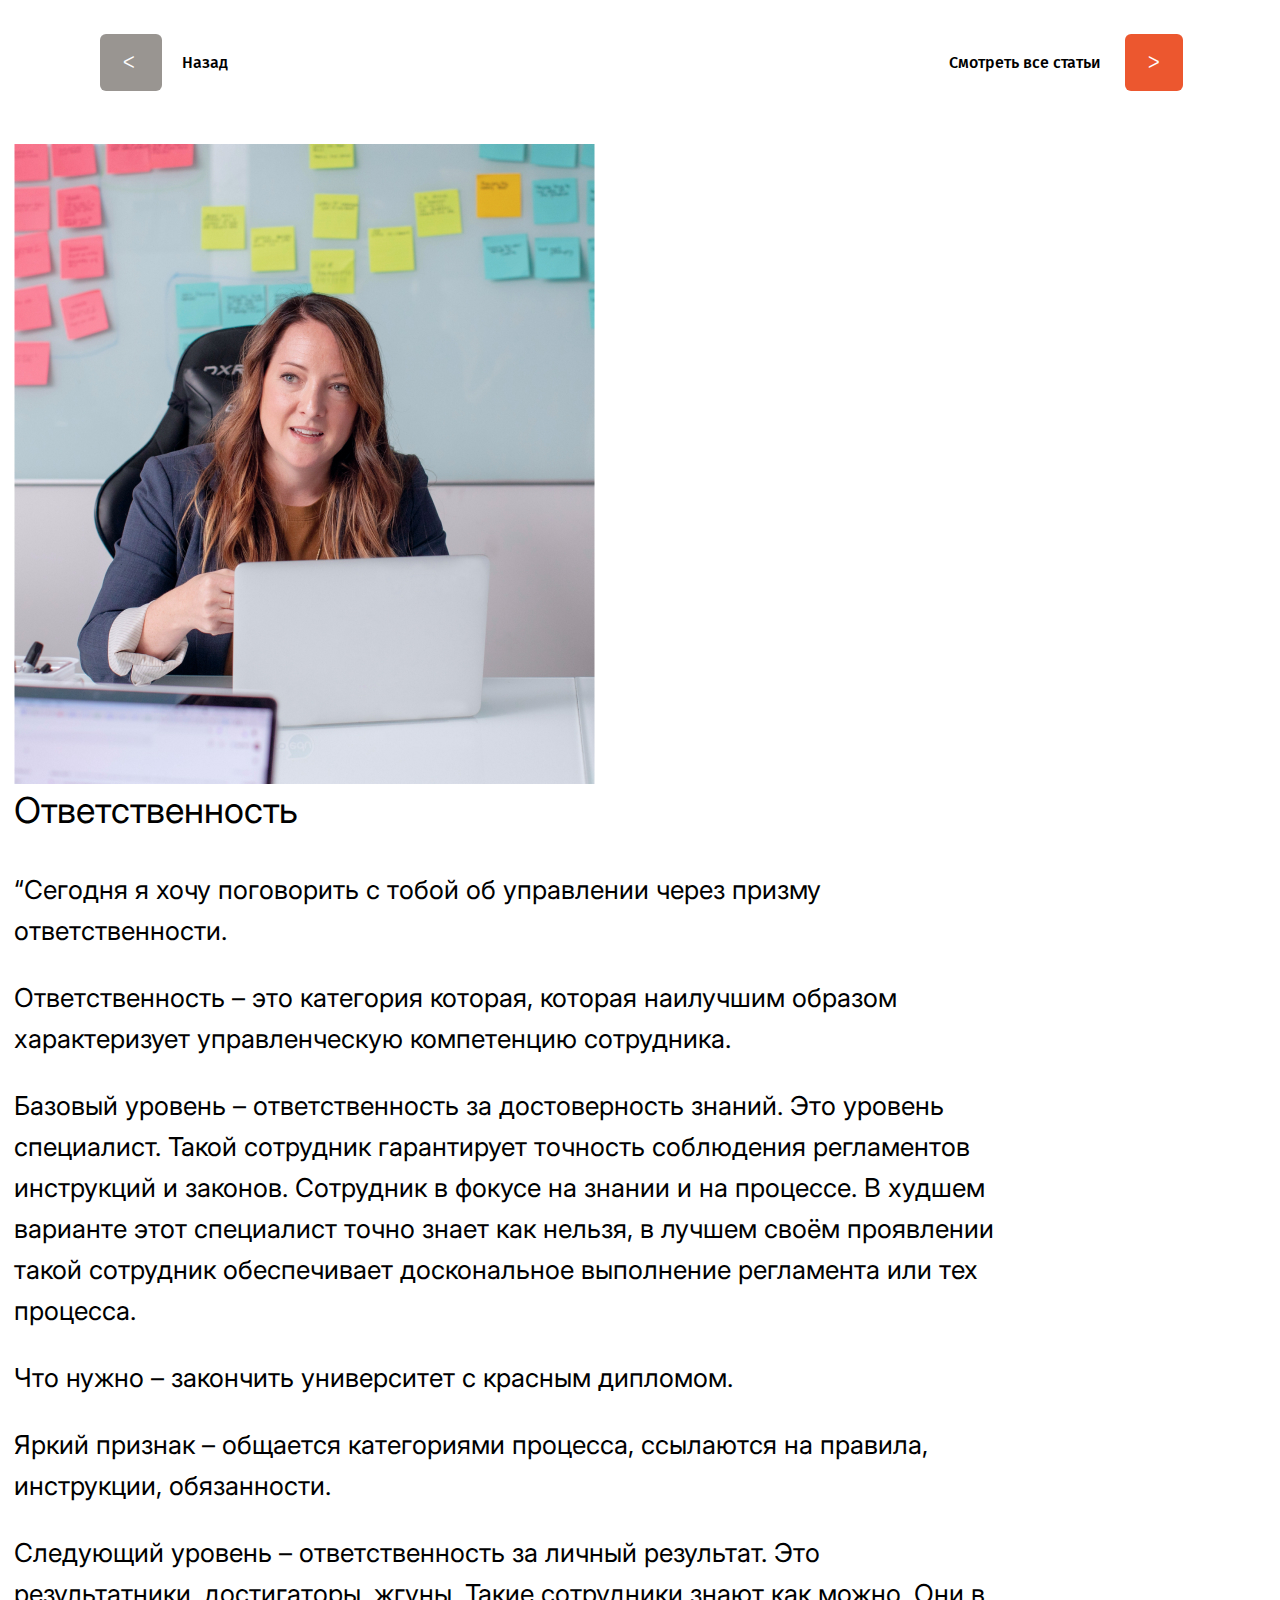
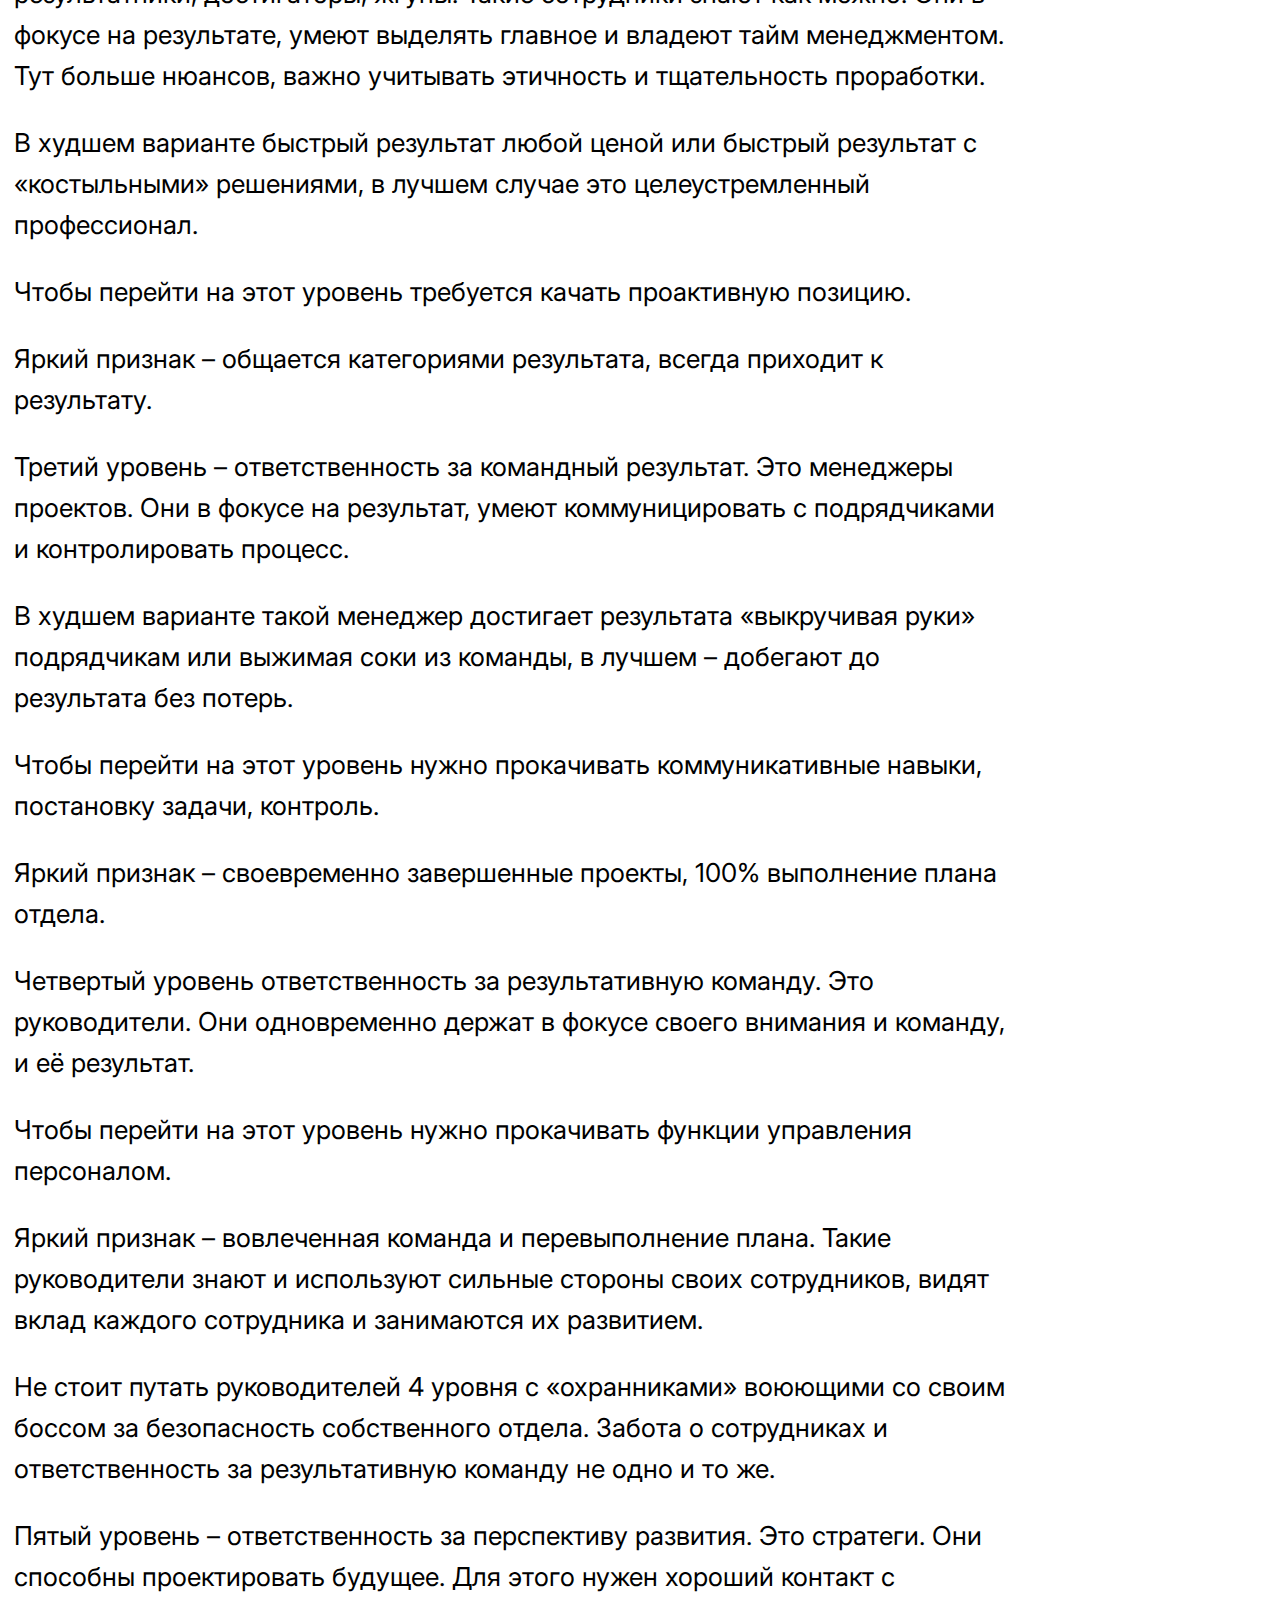
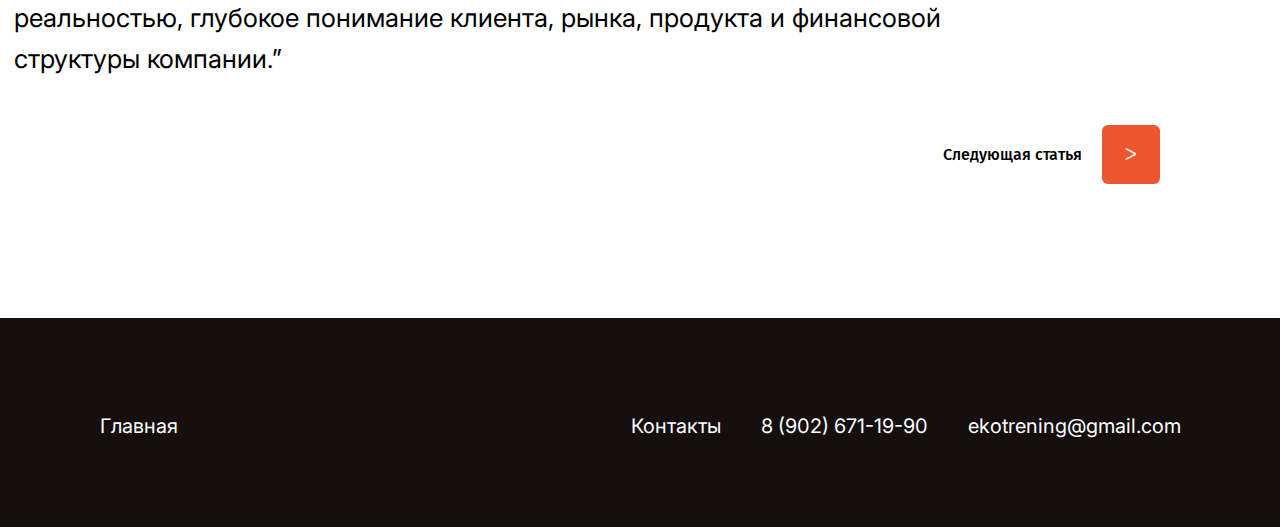
<file: index2.html>
<!DOCTYPE html>
<html lang="en">
<head>
    <meta charset="UTF-8">
    <meta http-equiv="X-UA-Compatible" content="IE=edge">
    <meta name="viewport" content="width=device-width, initial-scale=1.0">
    <link rel="stylesheet" href="style/style2.css">
    <link rel="preconnect" href="https://fonts.googleapis.com">
    <link rel="preconnect" href="https://fonts.gstatic.com" crossorigin>
    <link
        href="https://fonts.googleapis.com/css2?family=Fira+Sans:wght@400;500;700;800&family=PT+Sans+Caption:wght@400;700&display=swap"
        rel="stylesheet">
    <link rel="preconnect" href="https://fonts.googleapis.com">
    <link rel="preconnect" href="https://fonts.gstatic.com" crossorigin>
    <link href="https://fonts.googleapis.com/css2?family=Inter:wght@400;700&family=Oswald:wght@700&display=swap"
        rel="stylesheet">
    <title>Responsibility</title>
</head>
<body>
    <nav class="navigation">
        <div>
        <a class="button button_type_prev button-gap" href="./index.html"> &#5176; </a>
        <a class="navigation__form" href="./index.html">Назад</a>
        </div>
        <div>
            <a class="navigation__form" href="./index1.html">Смотреть все статьи</a>
            <a class="button button_type_next button-gap" href="./index1.html"> &#5171; </a>
        </div>
    </nav>
    <div class="article">
        <div class="article__image">
            <img src="./images/image_article.jpg" alt="Teacher">
        </div>
        <div class="article__content">
            <h3 class="article__content_header">Ответственность</h3>
            <p class="article__content_text">“Сегодня я хочу поговорить с тобой об управлении через призму ответственности.</p>   
            <p class="article__content_text">Ответственность – это категория которая, которая наилучшим образом характеризует управленческую компетенцию сотрудника.</p>
            <p class="article__content_text">Базовый уровень – ответственность за достоверность знаний. Это уровень специалист. Такой сотрудник гарантирует точность соблюдения регламентов инструкций и законов. Сотрудник в фокусе на знании и на процессе. В худшем варианте этот специалист точно знает как нельзя, в лучшем своём проявлении такой сотрудник обеспечивает доскональное выполнение регламента или тех процесса.</p>
            <p class="article__content_text">Что нужно – закончить университет с красным дипломом.</p>
            <p class="article__content_text">Яркий признак – общается категориями процесса, ссылаются на правила, инструкции, обязанности.</p>   
            <p class="article__content_text">Следующий уровень – ответственность за личный результат. Это результатники, достигаторы, жгуны. Такие сотрудники знают как можно. Они в фокусе на результате, умеют выделять главное и владеют тайм менеджментом. Тут больше нюансов, важно учитывать этичность и тщательность проработки.</p>
            <p class="article__content_text">В худшем варианте быстрый результат любой ценой или быстрый результат с «костыльными» решениями, в лучшем случае это целеустремленный профессионал.</p>
            <p class="article__content_text">Чтобы перейти на этот уровень требуется качать проактивную позицию.</p>
            <p class="article__content_text">Яркий признак – общается категориями результата, всегда приходит к результату.</p>   
            <p class="article__content_text">Третий уровень – ответственность за командный результат. Это менеджеры проектов. Они в фокусе на результат, умеют коммуницировать с подрядчиками и контролировать процесс.</p>
            <p class="article__content_text">В худшем варианте такой менеджер достигает результата «выкручивая руки» подрядчикам или выжимая соки из команды, в лучшем – добегают до результата без потерь.</p>
            <p class="article__content_text">Чтобы перейти на этот уровень нужно прокачивать коммуникативные навыки, постановку задачи, контроль.</p>
            <p class="article__content_text">Яркий признак – своевременно завершенные проекты, 100% выполнение плана отдела.</p>  
            <p class="article__content_text">Четвертый уровень ответственность за результативную команду. Это руководители. Они одновременно держат в фокусе своего внимания и команду, и её результат.</p>
            <p class="article__content_text">Чтобы перейти на этот уровень нужно прокачивать функции управления персоналом.</p>
            <p class="article__content_text">Яркий признак – вовлеченная команда и перевыполнение плана. Такие руководители знают и используют сильные стороны своих сотрудников, видят вклад каждого сотрудника и занимаются их развитием.</p>
            <p class="article__content_text">Не стоит путать руководителей 4 уровня с «охранниками» воюющими со своим боссом за безопасность собственного отдела. Забота о сотрудниках и ответственность за результативную команду не одно и то же.</p>   
            <p class="article__content_text">Пятый уровень – ответственность за перспективу развития. Это стратеги. Они способны проектировать будущее. Для этого нужен хороший контакт с реальностью, глубокое понимание клиента, рынка, продукта и финансовой структуры компании.”</p>
        </div>
    </div>
    <div class="next-article">
        <a class="navigation__form" href="#">Следующая статья</a>
        <a class="button button_type_next button-gap" href="#"> &#5171; </a>
    </div>
    <footer class="footer">
        <a class="footer__link" href="#">Главная</a>
        <div class="footer__contact-info">
            <a class="footer__link contacts" href="#">Контакты</a>
            <a class="footer__link" href="#">8 (902) 671-19-90</a>
            <a class="footer__link" href="#">ekotrening@gmail.com</a>
        </div>
    </footer>
</body>
</html>
</file>
<file: style/style3.css>
*,
*::after,
*::before {
  box-sizing: border-box;
}

:root {
  --width-self-info-img: 726px;
}

html,
body {
  font-size: 20px;
}

body {
  margin: 0;
  padding: 0;
}

body._lock {
  overflow-y: hidden;
}

.header {
  position: relative;
}

.header__bc {
  position: absolute;
  z-index: -50;
  background-color: #304b90;
  right: 0;
  width: 35%;
  height: 20%;
}

.header__top {
  position: relative;
}

.header__burger-menu-bc {
  height: 100%;
  width: 33%;
  background-color: #304b90;
  margin-left: auto;
}

.header__burger-menu {
  z-index: 50;
  display: none;
  right: 20px;
  top: 9%;
  width: 50px;
  height: 50px;
  cursor: pointer;
}

.header__burger-line {
  display: block;
}

.header__burger-line {
  width: 35px;
  height: 3px;
  background-color: #ffffff;
}

.header__burger-menu::before,
.header__burger-menu::after {
  width: 35px;
  height: 3px;
  background-color: #ffffff;
}

.header__burger-menu::before {
  position: absolute;
  content: "";
  top: 21%;
}

.header__burger-menu::after {
  position: absolute;
  content: "";
  top: 74%;
}

.header__navigation-wrapper {
  display: flex;
  position: relative;
}

.header__bottom {
  display: grid;
  position: relative;
  grid-template-columns: 1fr minmax(auto, 35%);
}

.navigation {
  display: flex;
  flex: 1 0 65%;
  padding: 48px 0 42px 100px;
  box-sizing: border-box;
}

.navigation__form {
  display: flex;
  margin-right: 10%;
  text-decoration: none;
  font: 1rem/1.81 "Inter", sans-serif;
  color: #000000;
}

.navigation__form:hover {
  transform: scale(1.1);
  color: #999591;
}

.contact-information {
  flex: 1 0 35%;
  display: flex;
  align-items: center;
  justify-content: center;
  column-gap: 60px;
  /* background-color: #304b90; */
  max-width: 682px;
  box-sizing: border-box;
}

.contact-information__number {
  text-decoration: none;
  font: 1rem/1.8 "Inter", sans-serif;
  color: #ffffff;
}

.contact-information__mail {
  text-decoration: none;
  font: 1rem/1.8 "Inter", sans-serif;
  color: #ffffff;
}

.contact-information__icon {
  display: block;
  position: relative;
  text-align: right;
  width: 40px;
  height: 2px;
  background-color: #000000;
}

.contact-information__icon::before {
  display: block;
  position: absolute;
  content: "";
  width: 40px;
  height: 2px;
  min-width: 40px;
  top: -10px;
  background-color: #000000;
}

.contact-information__icon::after {
  display: block;
  position: absolute;
  content: "";
  width: 40px;
  height: 2px;
  min-width: 40px;
  top: 10px;
  background-color: #000000;
}

.banner {
  display: flex;
}

.banner__content {
  flex-grow: 1;
  padding: 8% 13% 16% 8%;
  background-color: #f6f6f6;
}

.banner__title {
  max-width: 980px;
  font: 700 4.5rem/1 "Oswald", sans-serif;
}

.banner__text {
  max-width: 869px;
  color: #101729;
  font: 1.3rem/1.6 "Inter", sans-serif;
}

.banner__buttons {
  display: block;
  text-align: left;
  text-decoration: none;
}

.banner__buttons_accent {
  margin-right: 20px;
  padding: 20px 7%;
  border: none;
  border-radius: 6px;
  color: #ffffff;
  background-color: #ec572f;
  font: 500 1.2rem/1.3 "Inter", sans-serif;
}

.banner__buttons_accent:hover {
  background-color: #000000;
}

.banner__buttons_transparent {
  padding: 20px 4.3%;
  border: 1px solid #15100f;
  border-radius: 6px;
  color: #000000;
  background-color: #ffffff;
  font: 500 1.2rem/1.3 "Inter", sans-serif;
}

.banner__buttons_transparent:hover {
  color: #ffffff;
  background-color: #304b90;
}

.banner__container {
  overflow: hidden;
}

.banner__underBannerImage {
  display: none;
}

.banner__image {
  height: 100%;
}

.decoration-arrow {
  z-index: 2;
  position: absolute;
  left: 6%;
  bottom: -3%;
}

.self-info {
  margin: 10% 5%;
  display: grid;
  grid-template-columns: repeat(2, auto);
  grid-template-rows: 18% 55% 27%;
  column-gap: 7%;
  background-color: #ffffff;
}

.self-info__image {
  display: flex;
  grid-row: 1/4;
}

.self-info__image img {
  max-width: var(--width-self-info-img);
}

.self-info__text_about {
  align-self: flex-end;
  margin: 0;
  font: 700 3rem/1.2 "Oswald", sans-serif;
  color: #000000;
}

.self-info__text_work {
  margin: 18px 0 0;
  max-width: 812px;
  font: 1.3rem/1.6 "Inter", sans-serif;
}

.self-info__text_work:first-child {
  margin: 42px 0 0;
}

.self-info__text_dream {
  align-self: flex-end;
  font: 1.8rem/1.3 "Inter", sans-serif;
  margin: 0;
  border: 1px solid #fbfbfb;
  padding: 4% 12% 4% 8%;
  background-color: #f6f6f6;
  max-width: 820px;
  box-sizing: border-box;
}

.images {
  display: flex;
  justify-content: space-between;
  overflow: hidden;
}

.achivments {
  display: grid;
  grid-template-columns: repeat(auto-fill, minmax(390px, 1fr));
  gap: 40px;
  margin: 204px 100px 0;
}

.achivments__text {
  margin: 0;
  padding: 8% 7% 15% 11%;
  background-color: #15100f;
  color: #ffffff;
}

.achivments__text:nth-child(2n) {
  background-color: #304b90;
}

.achivments__text_color {
  font: 400 1.8rem/1.8 "Inter", sans-serif;
  margin: 0;
  padding: 0;
}

.achivments__text_count {
  font: 700 4.8rem/1.2 "Oswald", sans-serif;
  margin: 0;
  padding: 0;
}

.advantages {
  background-color: #ffffff;
  overflow-x: hidden;
  padding: 140px 0;
}

.advantages__header {
  color: #000000;
  font: 700 3rem/1.2 "Oswald", sans-serif;
  text-align: center;
  margin: 0 auto 248px;
}

.advantages__content {
  display: flex;
  flex-wrap: wrap;
  justify-content: center;
  gap: 165px;
}

.advantages__text {
  position: relative;
  max-width: 400px;
  min-width: 400px;
  justify-content: flex-start;
  align-items: center;
  text-align: left;
  display: flex;
  flex-direction: column;
}

.advantages__text::before {
  content: "";
  position: absolute;
  border: 2px dashed #ec572f;
  border-radius: 50%;
  width: 620px;
  height: 620px;
  bottom: -100px;
}

.advantages__text_header {
  text-align: left;
  max-width: 400px;
  font: 700 2rem/1.4 "Inter", sans-serif;
}

.advantages__text_discription {
  max-width: 400px;
  font: 1.3rem/1.6 "Inter", sans-serif;
}

.advantages__text:nth-child(3) .advantages__text_header {
  align-self: flex-start;
  justify-self: flex-start;
  max-width: 200px;
}

.audience {
  display: flex;
  justify-content: space-between;
  column-gap: 20%;
  row-gap: 23px;
  margin: 11% 5% 18%;
}

.audience__header {
  position: relative;
  flex: 1 1 244px;
  font: 700 3rem/1.17 "Oswald", sans-serif;
}

.audience__header .decoration-arrow {
  position: absolute;
  left: 10px;
  bottom: 0;
  transform: rotate(180deg);
}

.audience__content {
  flex: 1 1 1140px;
}

.audience__for {
  position: relative;
}

.audience__for_decoration {
  position: absolute;
  top: 50%;
  left: -24px;
  display: flex;
  align-items: center;
  justify-content: center;
  margin: 0;
  border-radius: 6px;
  height: 60px;
  width: 60px;
  background-color: #304b90;
  color: #ffffff;
  transform: translateY(-50%);
}

.audience__for_text {
  padding: 2% 8%;
  display: flex;
  align-items: center;
  box-sizing: border-box;
  background-color: #15100f;
  color: #ffffff;
  font: 1.3rem/1.6 "Inter", sans-serif;
  min-height: 170px;
  margin: 0 0 20px;
}

.container {
  display: flex;
  position: relative;
  padding: 0 5%;
}

.slider-experience {
  width: 100%;
  max-width: 1720px;
  margin: 0 auto 120px;
}

.slider-experience_bc {
  position: absolute;
  top: -100px;
  left: 0;
  background: #304b90;
  width: 100%;
  height: 688px;
  z-index: -50;
}

.slider-experience__title {
  font: 700 3rem/1.5 "Oswald", sans-serif;
  color: #fff;
}

.slider-experience__title_black {
  color: #000000;
}

.slider-experience__slide {
  display: flex;
  flex-direction: column;
  background-color: #f6f6f6;
  max-width: 560px;
  height: 100%;
}

.slider-experience__image {
  max-width: 560px;
  width: 100%;
}

.slider-experience__header {
  font: 700 1.3rem/1.76 "Inter", sans-serif;
  color: #000000;
  margin: 39px 0 20px;
  padding: 0 45px 0 31px;
}

.slider-experience__text {
  font: 1.3rem/1.6 "Inter", sans-serif;
  color: #15100f;
  padding: 0 45px 89px 31px;
}

.slider-experience__text_fullInformation {
  flex-grow: 1;
  display: flex;
  justify-content: flex-end;
  align-items: flex-end;
  font: 1.1rem/1.2 "Inter", sans-serif;
  padding: 0 45px 63px 31px;
}

.slider-experience__text_fullInformation a {
  text-decoration: none;
  color: #999591;
}

.buttons {
  text-align: right;
  margin: 50px 0 0 0;
}

.button_type_next,
.button_type_prev {
  cursor: pointer;
  background: #ec572f;
  margin: 0 15px;
  padding: 20px 23px;
  color: #fff;
  border-color: #ec572f;
  border-radius: 6px;
  box-sizing: border-box;
  text-decoration: none;
}

.swiper-button-disabled {
  background-color: #999591;
  color: #fff;
  border-color: #999591;
}

.slider-experience-recomendation {
  width: 100%;
  max-width: 1720px;
  margin: 0 auto 170px;
}

.slider-experience-recomendation__title {
  margin-bottom: 43px;
  font: 700 3rem/1.5 "Oswald", sans-serif;
  color: #000000;
}

.slider-experience-recomendation__slide {
  display: flex;
  padding: 9% 15% 7%;
  flex-direction: column;
  background-color: #000000;
  position: relative;
  max-width: 560px;
  height: 100%;
}

.slider-experience-recomendation__header {
  font: 700 1.3rem/1.76 "Inter", sans-serif;
  color: #5873ba;
  margin: 0;
  padding-bottom: 15px;
}

.slider-experience-recomendation__text {
  font: 1.3rem/1.6 "Inter", sans-serif;
  color: #ffffff;
  margin: 0;
  padding-bottom: 49px;
}

.slider-experience-recomendation__text_fullInformation {
  font: 1.1rem/1.2 "Inter", sans-serif;
  text-align: right;
  margin: auto 0 0;
}

.slider-experience-recomendation__text_fullInformation a {
  text-decoration: none;
  color: #999591;
}

.slider-alumni-comments {
  width: 100%;
  max-width: 1720px;
  margin: 0 auto 120px;
}

.slider-alumni-comments-popup {
  overflow-y: scroll;
  display: none;
  padding: 40px;
  border: 4px solid rgba(21, 16, 15, 0.5);
  top: 5%;
  left: 5%;
  z-index: 50;
  position: fixed;
  background-color: #ffffff;
  width: 90%;
  height: 90%;
}

.popup__button {
  position: absolute;
  right: 30px;
  box-shadow: none;
  padding: 11px;
  background-color: #ec572f;
  cursor: pointer;
  border-color: #ec572f;
  border-radius: 6px;
  box-sizing: border-box;
  text-decoration: none;
}

.slider-alumni-comments__title {
  margin: 0 0 43px;
  padding: 108px 0 0;
  font: 700 3rem/1.5 "Oswald", sans-serif;
  color: #000000;
}

.slider-alumni-comments-bc {
  position: absolute;
  top: 0;
  left: 0;
  background-color: #f6f6f6;
  width: 100%;
  height: 100%;
  z-index: -50;
}

.slider-alumni-comments__slide {
  border: 1px solid rgba(21, 16, 15, 0.5);
  background-color: #ffffff;
  padding: 50px 80px 48px;
  display: flex;
  height: 100%;
  flex-direction: column;
  position: relative;
  max-width: 850px;
}

.slider-alumni-comments__text-title {
  color: #15100f;
  font: 700 1.3rem/1.8 "Inter", sans-serif;
  margin: 0;
}

.slider-alumni-comments__text-subtitle {
  color: #15100f;
  font: 1.3rem/1.8 "Inter", sans-serif;
  margin: 0 0 36px;
}

.slider-alumni-comments__text-wrapper {
  overflow: hidden;
  text-overflow: ellipsis;
}

.slider-alumni-comments__main-text {
  display: -webkit-box;
  overflow: hidden;
  -webkit-line-clamp: 6;
  -webkit-box-orient: vertical;
}

.slider-alumni-comments__text {
  margin: 0;
  font: 1.1rem/1.6 "Inter", sans-serif;
  color: #15100f;
}

.slider-alumni-comments__text_fullInformation {
  flex-grow: 1;
  display: flex;
  align-items: flex-end;
  font: 1.1rem/1 "Inter", sans-serif;
  margin: 71px 0 0;
  align-self: flex-end;
}

.slider-alumni-comments__text_fullInformation span {
  text-decoration: none;
  color: #999591;
}

.slider-alumni-comments-popup .slider-alumni-comments__text:nth-child(2),
.slider-alumni-comments__text:nth-child(4),
.slider-alumni-comments__text:nth-child(5) {
  margin-bottom: 15px;
}

.slider-alumni-comments-popup .slider-alumni-comments__text-title {
  font-size: 1.5rem;
}

.slider-alumni-comments-popup .slider-alumni-comments__text-subtitle {
  font-size: 1.8rem;
}

.slider-alumni-comments-popup .slider-alumni-comments__text {
  font-size: 1.14rem;
}

.consultation {
  display: flex;
}

.consultation__information {
  padding: 7% 5% 4%;
  background-color: #304b90;
  flex: 1 1 891px;
}

.consultation__information_header {
  margin: 0 0 12px 0;
  font: 700 3rem/1.48 "Oswald", sans-serif;
  color: #ffffff;
}

.consultation__information_text {
  margin: 0;
  font: 1.3rem/1.6 "Inter", sans-serif;
  color: #ffffff;
}

.consultation__information-image-container {
  margin-top: 22%;
}

.consultation__information-image-container img:first-child {
  margin-right: 10px;
}

.consultation__information-image-container img {
  transform: rotate(270deg);
}

.consultation__form {
  flex: 1 1 1029px;
  flex-grow: 1;
  flex-basis: 1029px;
  padding: 8% 13% 0 4%;
  display: flex;
  flex-direction: column;
  justify-content: flex-start;
}

.consultation__form_content {
  font: 1.3rem/1.8 "Inter", sans-serif;
  color: #999591;
  margin: 0 0 20px 0;
  padding: 14px 0 14px 40px;
  border-radius: 6px;
  border: 1px solid #101729;
}

.consultation__form_button {
  border-radius: 6px;
  padding: 14px 0;
  font: 1.2rem/1.8 "Inter", sans-serif;
  color: #ffffff;
  background-color: #ec572f;
  text-decoration: none;
  text-align: center;
}

.consultation__form_agreement {
  font: 0.8rem/1.8 "Inter", sans-serif;
}

.footer {
  display: flex;
  justify-content: space-between;
  padding: 90px 99px 83px 100px;
  background-color: #15100f;
}

.footer__contact-info {
  display: flex;
  gap: 40px;
}

.footer__link {
  font: 1rem/1.8 "Inter", sans-serif;
  color: #ffffff;
  text-decoration: none;
  white-space: nowrap;
}

.footer__link:hover {
  transform: scale(1.1);
  color: #999591;
}

@media screen and (max-width: 1600px) {
  html,
  body {
    font-size: 18px;
  }
}

@media screen and (max-width: 1400px) {
  html,
  body {
    font-size: 14px;
  }

  .banner__image {
    width: 100%;
  }

  .decoration-arrow img {
    width: 49px;
  }

  .self-info {
    margin: 10% 4%;
  }

  .self-info__image img {
    max-width: calc(var(--width-self-info-img) * 0.7);
  }

  .achivments {
    grid-template-columns: repeat(auto-fill, minmax(280px, 1fr));
    margin: 143px 50px 0;
  }

  .achivments__text {
    padding: 32px 27px 56px 41px;
  }

  .advantages {
    padding: 98px 0;
  }

  .advantages__header {
    margin: 0 auto 174px;
  }

  .advantages__content {
    column-gap: 110px;
    row-gap: 110px;
  }

  .advantages__text {
    max-width: 280px;
    min-width: 280px;
  }

  .advantages__text::before {
    width: 440px;
    height: 440px;
    bottom: -65px;
  }

  .audience__header .decoration-arrow {
    width: 49px;
  }

  .consultation__information_image {
    width: 49px;
  }

  .consultation__information-image-container img:first-child {
    margin-right: 6px;
  }
}

@media screen and (max-width: 1160px) {
  html,
  body {
    font-size: 12px;
  }
}

@media screen and (max-width: 991px) {
  .header__top {
    z-index: 20;
    position: fixed;
    height: 60px;
    width: 100%;
    background-color: #ffffff;
  }

  .header__bottom {
    grid-template-columns: 1fr;
  }

  .header__burger-menu {
    position: absolute;
    display: flex;
    align-items: center;
    justify-content: center;
    border-radius: 10px;
  }

  .header__burger-menu._active {
    top: 25%;
    background-color: #ec572f;
  }

  .header__navigation-wrapper {
    pointer-events: none;
    top: 0;
    position: absolute;
    display: block;
    z-index: 20;
    opacity: 0;
    transition: all 0.5s ease 0s;
    margin-left: auto;
    height: 100vh;
    background-color: #15100f;
    width: 49%;
    right: 0;
  }

  .banner__content {
    padding: 8% 13% 7% 3.5%;
  }

  .banner__image {
    object-fit: cover;
    height: 400px;
  }

  .header__burger-menu._active .header__burger-line {
    opacity: 0;
    transition: all 0.5s ease 0s;
  }

  .header__burger-menu._active::before {
    top: 45%;
    transform: rotate(45deg);
    transition: all 0.5s ease 0s;
  }

  .header__burger-menu._active::after {
    top: 45%;
    transform: rotate(-45deg);
    transition: all 0.5s ease 0s;
  }

  .header__navigation-wrapper._active {
    opacity: 1;
    transition: all 0.5s ease 0s;
    pointer-events: auto;
  }

  .navigation {
    padding: 60px 24px 0;
    row-gap: 20px;
    flex-direction: column;
    margin-bottom: 20px;
  }

  .navigation__form {
    color: #ffffff;
    font-size: 1.4rem;
  }

  .contact-information {
    padding: 0 24px;
    row-gap: 20px;
    flex-direction: column;
    align-items: flex-start;
  }

  .contact-information__mail {
    font-size: 1.4rem;
    color: #ec572f;
  }

  .contact-information__number {
    font-size: 1.4rem;
    color: #ec572f;
  }

  .decoration-arrow {
    left: unset;
    right: 6%;
    bottom: -9%;
  }

  .self-info {
    margin: 19% 0;
    grid-template-columns: 52% 46%;
    grid-template-rows: 10% 74% 21%;
    column-gap: 2%;
  }

  .self-info__image {
    display: block;
    grid-column: 1/2;
    grid-row: 2/3;
  }

  .self-info__image img {
    width: 100%;
    object-fit: contain;
  }

  .self-info__text_about {
    grid-column: 1/3;
    grid-row: 1/2;
    margin: 0 auto 20px 20px;
  }

  .self-info__text_work-container {
    margin-right: 15px;
    grid-column: 2/3;
    grid-row: 2/3;
  }

  .self-info__text_work {
    font-size: 1.7rem;
  }

  .self-info__text_work:first-child {
    margin: 0;
  }

  .self-info__text_dream {
    margin: 0 15px;
    grid-column: 1/3;
    grid-row: 3/4;
    justify-self: center;
    text-align: center;
  }

  .advantages__content {
    column-gap: 110px;
    row-gap: 135px;
  }

  .advantages__text {
    padding-bottom: 5%;
  }

  .advantages__text::before {
    width: 440px;
    height: 440px;
    bottom: -90px;
  }

  .advantages__text_header {
    margin: 0;
  }

  .audience {
    flex-direction: column;
  }

  .audience__header {
    flex: 1;
    align-self: center;
  }

  .audience__header .decoration-arrow {
    display: none;
  }

  .audience__content {
    flex: 1;
  }
}

@media screen and (max-width: 767px) {
  /* .achivments {
    grid-template-columns: repeat(2, 1fr);
    gap: 10px;
    margin: 29px 14px 0;
  }

  .achivments__text {
    margin: 0;
    padding: 13px 32px;
  } */

  /* .achivments__text_color {
    font: 400 12px/22px "Fira Sans", sans-serif;
  }

  .achivments__text_count {
    font: 700 30px/44px "Fira Sans", sans-serif;
  } */

  .advantages__content {
    column-gap: 110px;
    row-gap: 149px;
  }

  .advantages__text:nth-child(3) .advantages__text_header {
    margin-top: 16px;
  }

  .audience {
    margin: 69px 14px 99px;
  }

  .audience__header {
    font: 700 30px/44px "Oswald", sans-serif;
  }

  .audience__for_decoration {
    left: -10px;
    height: 24px;
    border-radius: 0;
    width: 24px;
  }

  .audience__for_text {
    padding: 12px 24px 12px 31px;
    font: 12px/19.2px "Inter", sans-serif;
    min-height: 100px;
    margin: 0 0 8px;
  }

  .consultation {
    flex-direction: column;
    padding: 20px 20px 57px;
    background-color: #304b90;
  }

  .consultation__information {
    flex: 0 1 auto;
    margin: 0 0 29px 0;
    padding: 0;
    background-color: transparent;
  }

  .consultation__information_header {
    margin: 0 0 9px 0;
    font: 700 30px/44px "Oswald", sans-serif;
  }

  .consultation__information_text {
    margin: 0;
    font: 12px/19.2px "Inter", sans-serif;
  }

  .consultation__form {
    flex: 0 1 auto;
    display: flex;
    flex-direction: column;
    padding: 0;
  }

  .consultation__form_content {
    font: 12px/21.6px "Inter", sans-serif;
    margin: 0 0 10px 0;
    border: 1px solid #f6f6f6;
  }

  .consultation__form_button {
    padding: 3px 6px;
    font: 16px/28.8px "Inter", sans-serif;
  }

  .consultation__form_agreement {
    font: 8px/14.4px "Inter", sans-serif;
    color: rgba(246, 246, 246, 0.7);
  }

  .footer {
    padding: 23px 14px 22px;
  }

  .footer__contact-info {
    gap: 30px;
  }

  .footer__link {
    font: 10px/18px "Inter", sans-serif;
  }

  .footer__contact-link {
    display: none;
  }
}

@media screen and (max-width: 391px) {
  html,
  body {
    font-size: 9px;
  }

  .banner__content {
    padding: 8% 5% 7% 3.5%;
  }

  .banner__title {
    margin: 51px 0 18px;
  }

  .banner__text {
    margin-bottom: 29px;
  }

  .banner__buttons {
    gap: 14px;
    display: flex;
    flex-direction: column;
    max-width: 280px;
  }

  .banner__buttons_accent {
    margin-right: 0;
  }

  .banner__image {
    display: none;
  }

  .banner__underBannerImage {
    display: block;
  }

  .decoration-arrow img {
    width: 30px;
  }

  .self-info {
    margin: 19% 0 0;
    grid-template-columns: 49% 49%;
    grid-template-rows: 10% 69% 21%;
    column-gap: 2%;
  }

  .self-info__text_work {
    margin: 0;
    font-size: 1.3rem;
  }

  .self-info__text_work:last-child {
    margin-top: 10px;
  }

  .self-info__image {
    display: flex;
  }

  .self-info__image img {
    object-fit: cover;
  }

  .self-info__text_dream {
    font-size: 1.3rem;
  }

  .achivments {
    grid-template-columns: repeat(auto-fill, minmax(120px, 1fr));
    margin: 29px 14px 0;
    gap: 10px;
  }

  .achivments__text {
    padding: 13px 0 13px 32px;
  }

  .achivments__text_color {
    font-size: 1.3rem;
  }

  .achivments__text_count {
    font-size: 3.3rem;
  }

  .images {
    height: 165px;
  }
  /* .banner__title {
    font-size: 3rem;
  } */

  .advantages {
    padding: 38px 0 100px;
  }

  .advantages__content {
    column-gap: 110px;
    row-gap: 110px;
  }

  .advantages__text {
    padding-top: 0;
    padding-bottom: 0;
    max-width: 215px;
    min-width: 200px;
  }

  .advantages__text::before {
    width: 280px;
    height: 280px;
    bottom: -76px;
  }

  .advantages__text_header {
    text-align: unset;
    align-self: flex-start;
  }

  .slider-experience_bc {
    top: -30px;
    height: 45%
  };

  .slider-experience {
    margin: 0 auto 60px;
  }

  .slider-experience__text {
    padding: 0 37px 26px 37px;
  }

  .slider-experience-recomendation__text_fullInformation {
    padding:  2px 37px 14px 37px;
  }

  .consultation__information-image-container {
    display:  none;
  }


}
</file>
<file: style/style1.css>
body {
    margin: 0;
    padding: 0;
}

.navigation {
    padding: 48px 0 42px 100px;
    box-sizing: border-box;
    flex-grow: 1;
}

.navigation__form {
    color: #000000;
    text-decoration: none;
    margin-right: 60px;
    font: 500 16px/29px 'Fira Sans', sans-serif;
}

.button_type_prev {
    cursor: pointer;
    background-color: #999591;
    padding: 20px 23px;
    margin-right: 50px;
    color: #fff;
    border-color: #999591;
    border-radius: 6px;
    box-sizing: border-box;
    text-decoration: none;
}

.button-gap {
    margin-right: 20px;
}

.slider__slides {
    display: flex;
    gap: 20px;
    transition: all 2s;
    max-width: 1720px;
    flex-wrap: wrap;
    justify-content: center;
    margin: 104px auto 0;
}

.slider__slide {
    background-color: #F6F6F6;
    position: relative;
    max-width: 560px;
}

.slider__header {
    font: 700 26px/46px 'Inter', sans-serif;
    color: #5873BA;
    padding: 45px 0 0 39px;
}

.slider__text {
    font: 26px/42px 'Inter', sans-serif;
    color: #15100F;
    margin-bottom: 120px;
    padding: 45px 0 0 39px;
}

.slider__text_fullInformation {
    color: #999591;
    font: 22px/26px 'Inter', sans-serif;
    text-align: right;
    text-decoration: none;
    position: absolute;
    bottom: 0;
    right: 0;
    margin: 0 74px 63px 0;
    /* vertical-align: bottom; */
}

.footer {
    display: flex;
    background-color: #15100F;
    max-width: 1920px;
    justify-content: space-between;
    padding: 90px 99px 83px 100px;
    margin-top: 134px;
}

.footer__link {
    font: 20px/36px 'Inter', sans-serif;
    color: #ffffff;
    text-decoration: none;
}

.footer__contact-info {
    display: flex;
    gap: 40px;
}

@media screen and (max-width: 560px) {
    .slider__slide {
        max-width: 360px;
    }

    .slide__img {
        width: 360px;
    }
}

@media screen and (max-width: 860px) {
    .contacts {
        display: none;
    }

    .footer__link {
        font: 10px/18px 'Inter', sans-serif;
    }

    .footer {
        padding: 23px 14px;
    }
}
</file>
<file: style/style2.css>
body {
    margin: 0;
    padding: 0;
}

.navigation {
    padding: 48px 77px 42px 100px;
    box-sizing: border-box;
    flex-grow: 1;
    display: flex;
    justify-content: space-between;
}

.navigation__form {
    color: #000000;
    text-decoration: none;
    margin-right: 20px;
    font: 500 16px/29px 'Fira Sans', sans-serif;
}

.article {
    display: flex;
    margin: 106px 100px 133px 100px;
}

.article__content {
    margin-left: 145px;
    max-width: 995px;
    min-width: 450px;
}

.article__content_header { 
    font: 36px/45px 'Inter', sans-serif;
    margin-top: 0;
}

.article__content_text {
    font: 26px/41px 'Inter', sans-serif;
}

.button_type_prev {
    cursor: pointer;
    background-color: #999591;
    padding: 20px 23px;
    margin-right: 50px;
    color: #fff;
    border-color: #999591;
    border-radius: 6px;
    box-sizing: border-box;
    text-decoration: none;
}

.button_type_next {
    cursor: pointer;
    background: #EC572F;
    padding: 20px 23px;
    color: #fff;
    border-color: #EC572F;
    border-radius: 6px;
    box-sizing: border-box;
    text-decoration: none;
}

.button-gap {
    margin-right: 20px;
}

.next-article {
    display: flex;
    justify-content: end;
    margin-right: 100px;
    align-items: center;
}

.footer {
    display: flex;
    background-color: #15100F;
    max-width: 1920px;
    justify-content: space-between;
    padding: 90px 99px 83px 100px;
    margin-top: 134px;
}

.footer__link {
    font: 20px/36px 'Inter', sans-serif;
    color: #ffffff;
    text-decoration: none;
}

.footer__contact-info {
    display: flex;
    gap: 40px;
}

@media screen and (max-width: 1280px) {
    .article {
        flex-direction: column;
        margin: 25px 14px 20px 14px;
    }

    .article__content {
        margin-left: 0;
        justify-content: center;
    }
}

@media screen and (max-width: 767px) {
    .article__content_header {
        font: 700 18px/21px 'Inter', sans-serif;
        margin: 20px 0 14px;
    }

    .article__content_text {
        font: 10px/18px 'Inter', sans-serif;
    }
}

@media screen and (max-width: 860px) {
    .contacts {
        display: none;
    }

    .footer__link {
        font: 10px/18px 'Inter', sans-serif;
    }

    .footer {
        padding: 23px 14px;
    }
}
</file>
